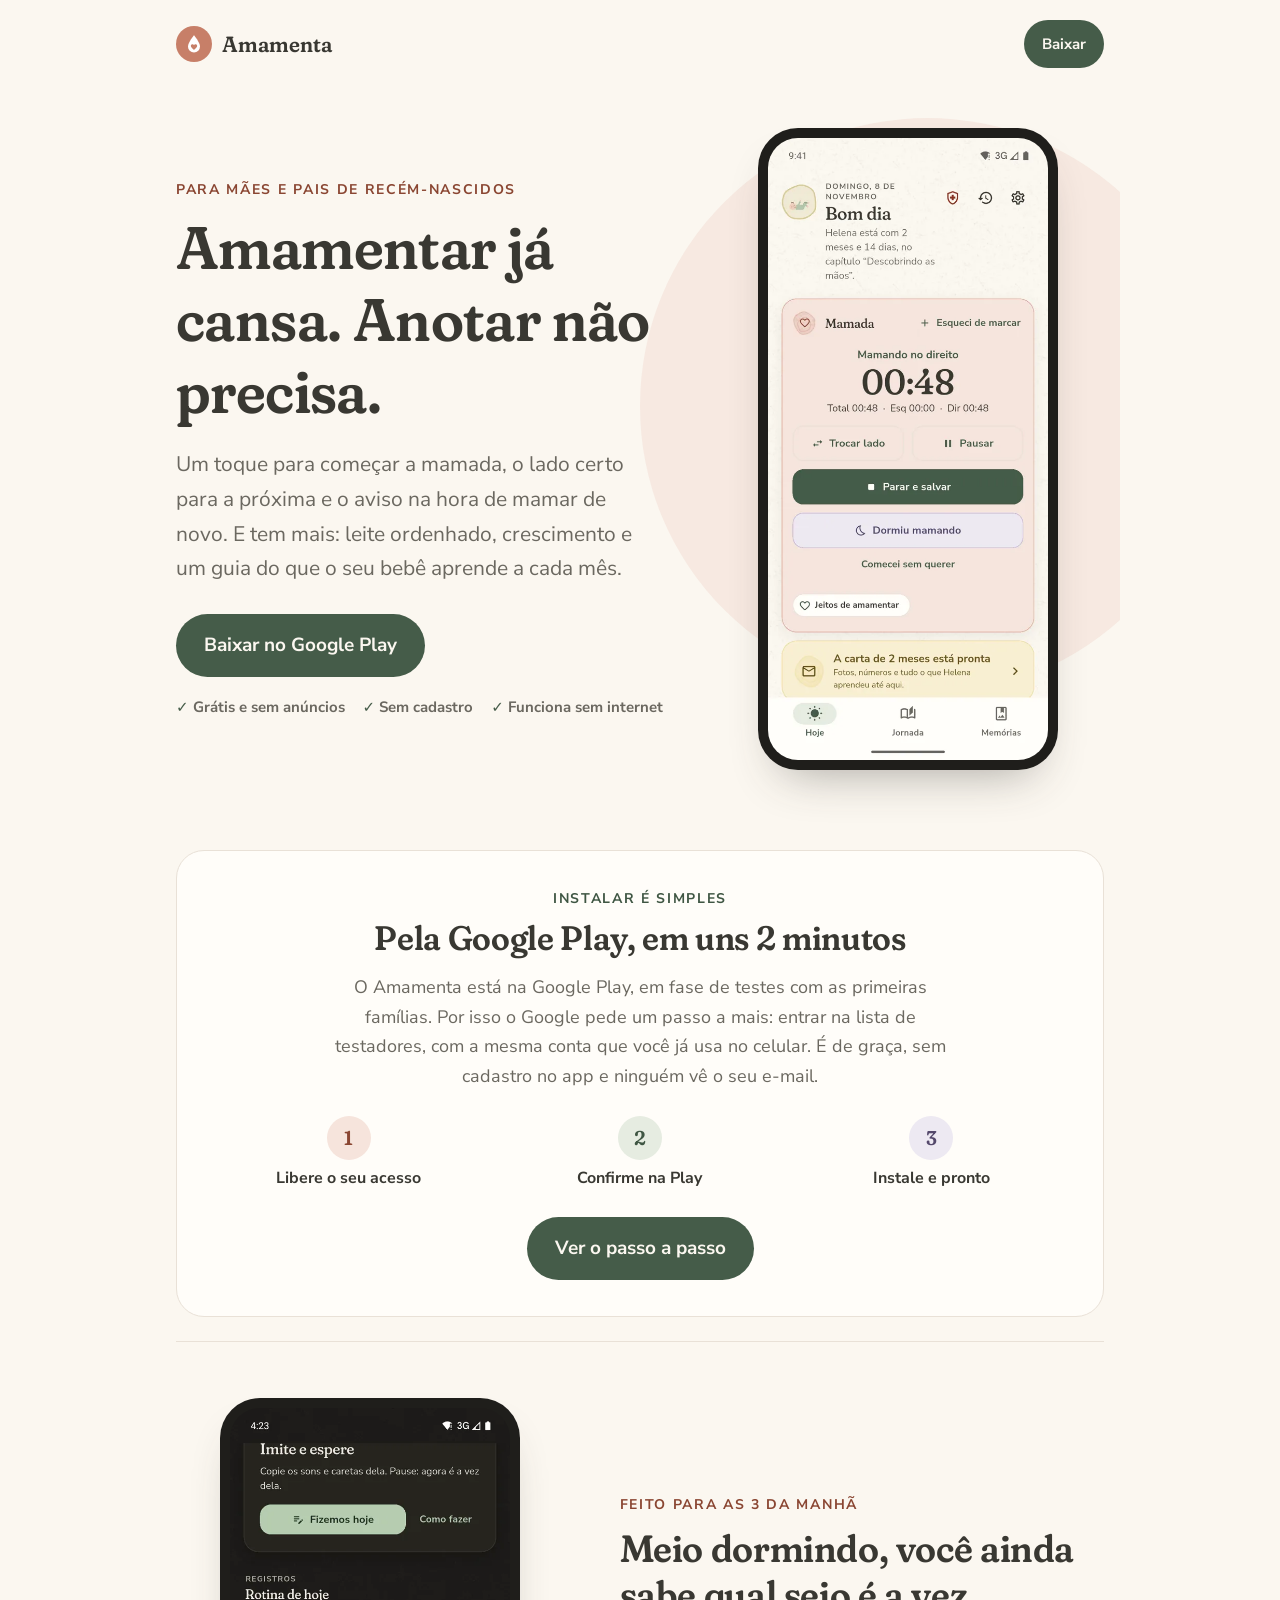
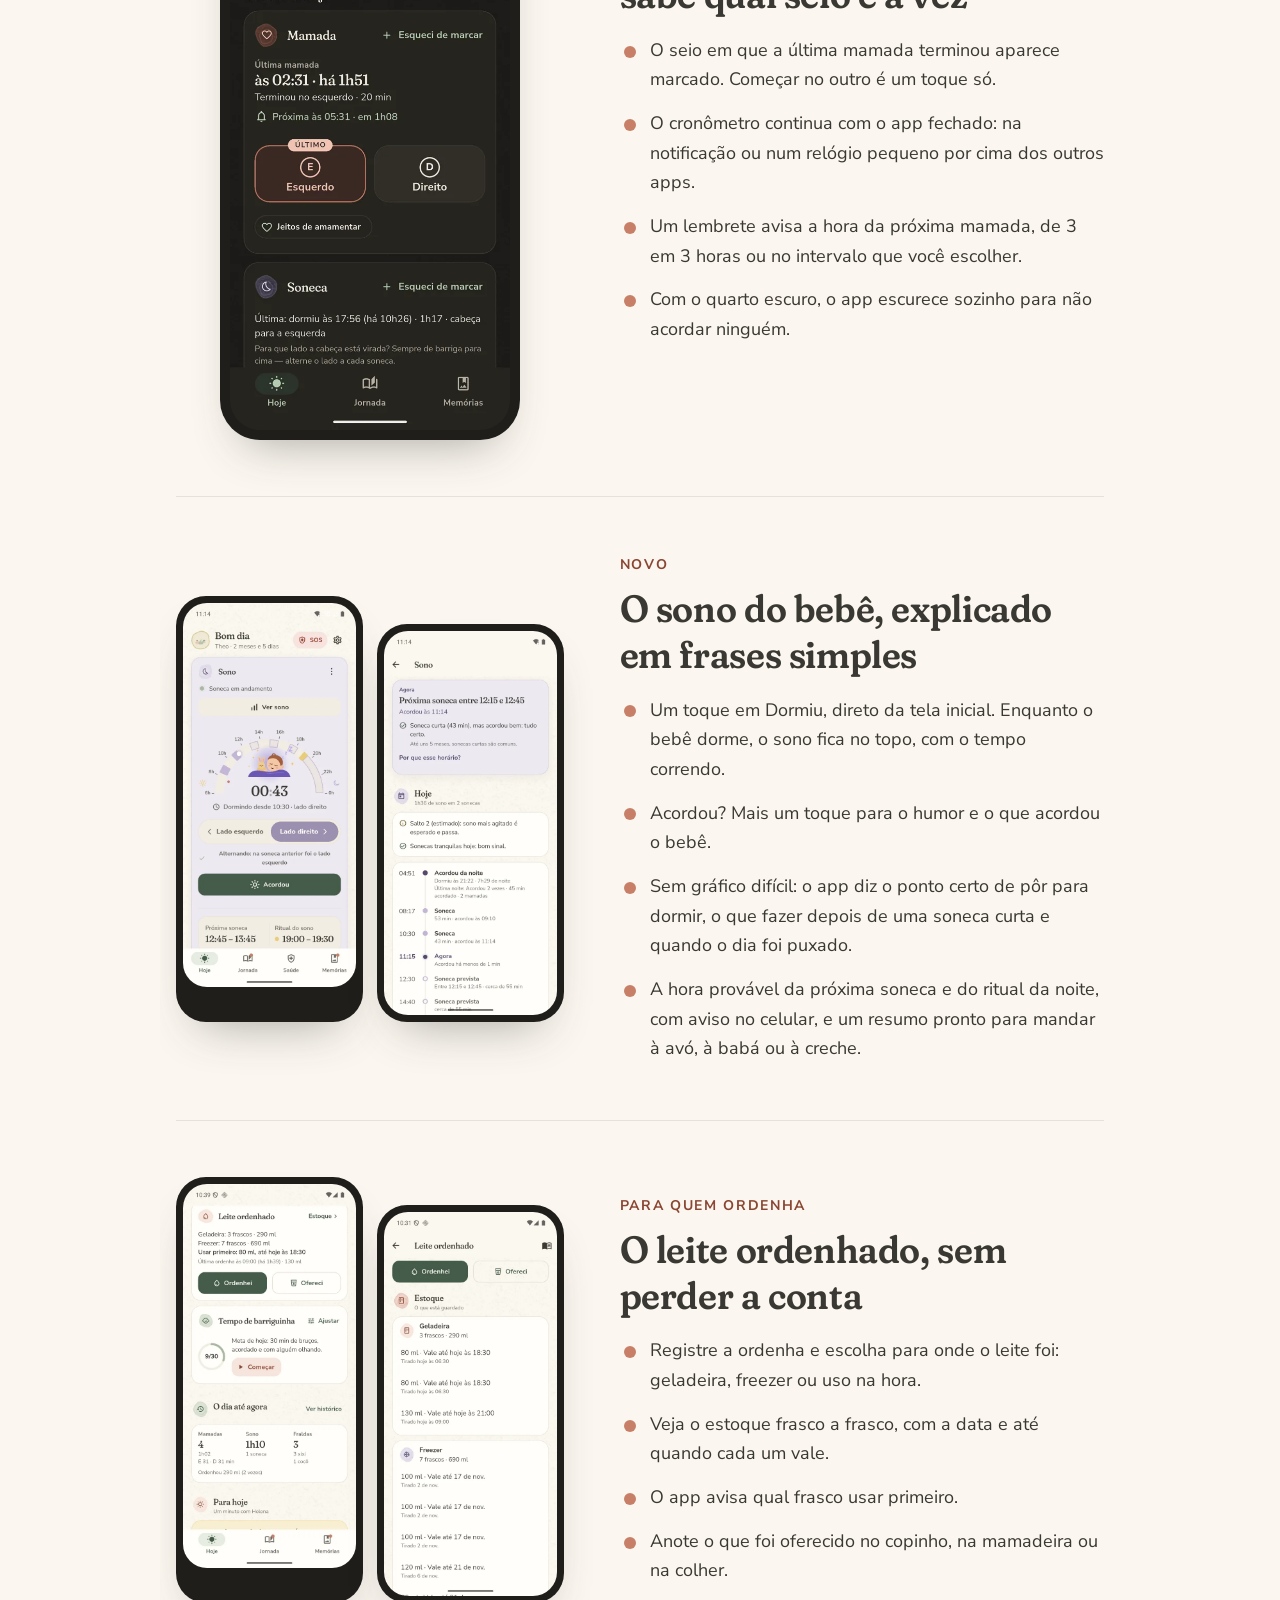
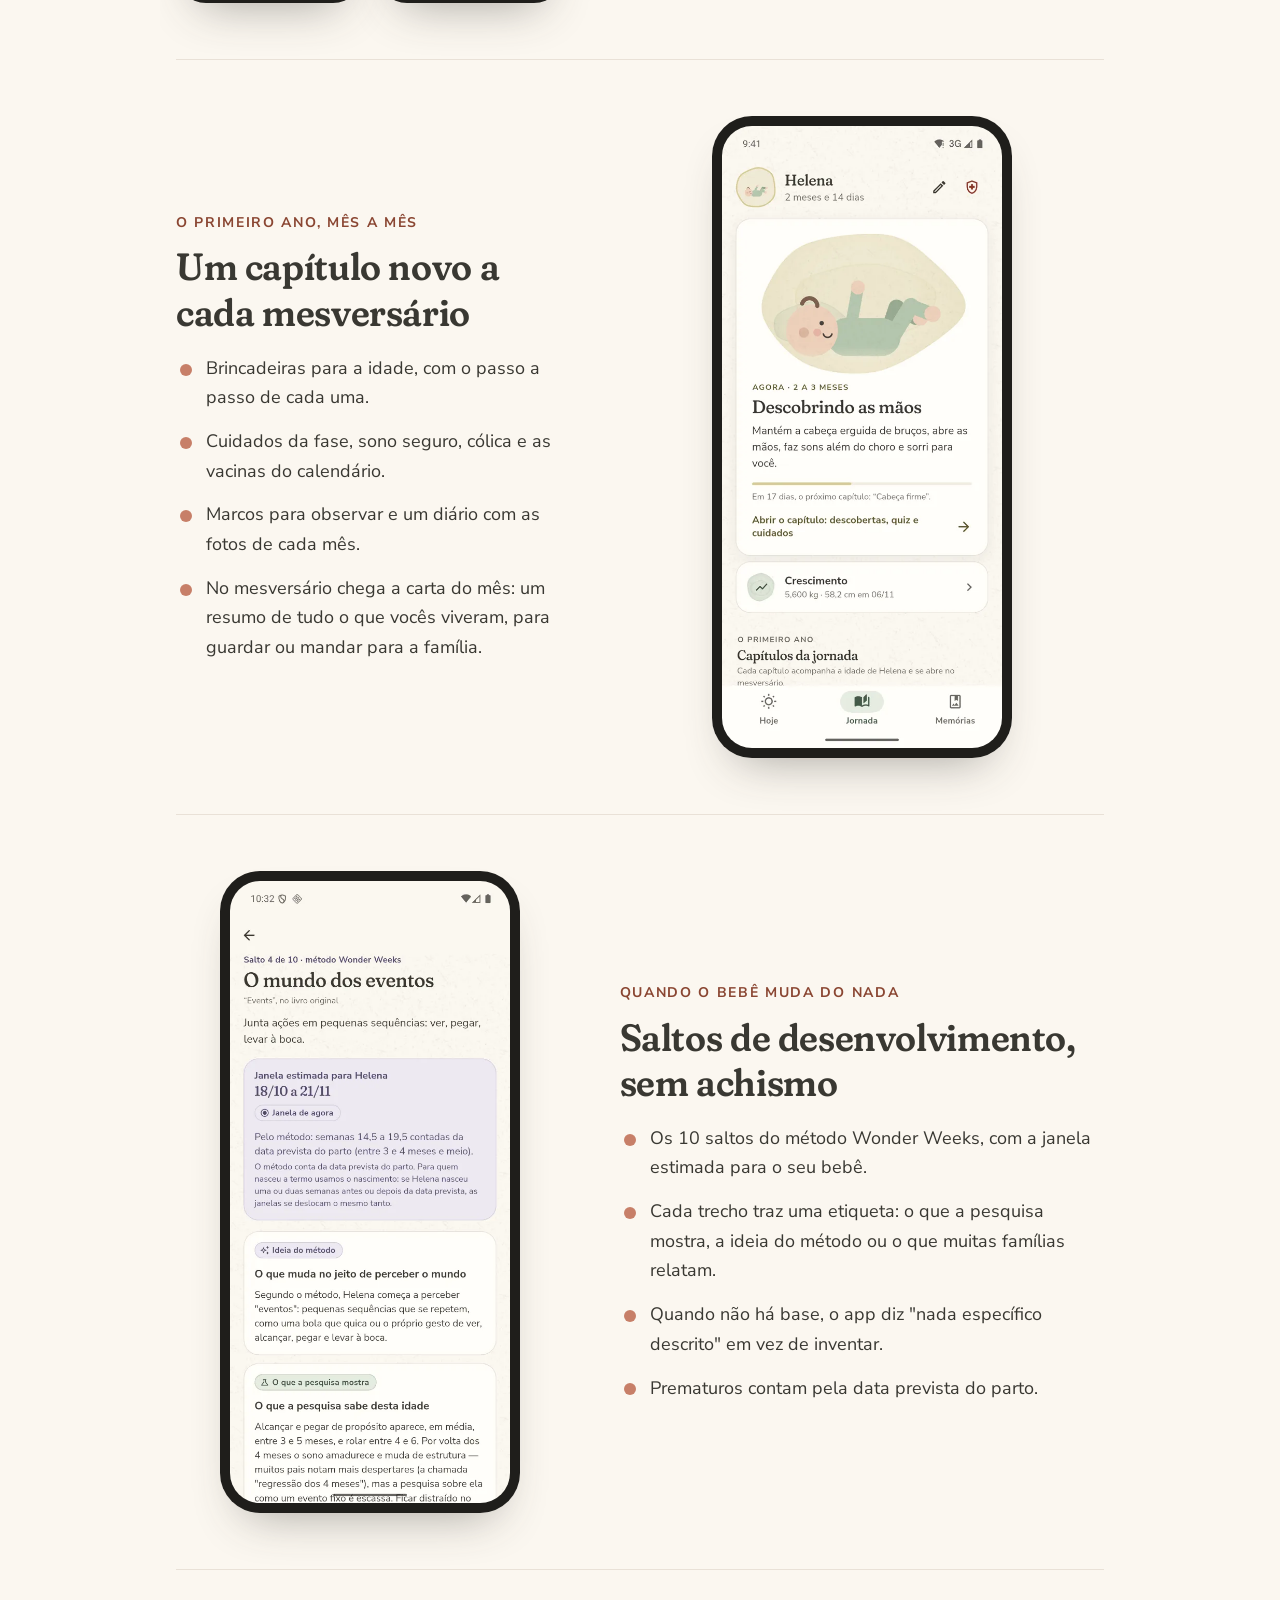
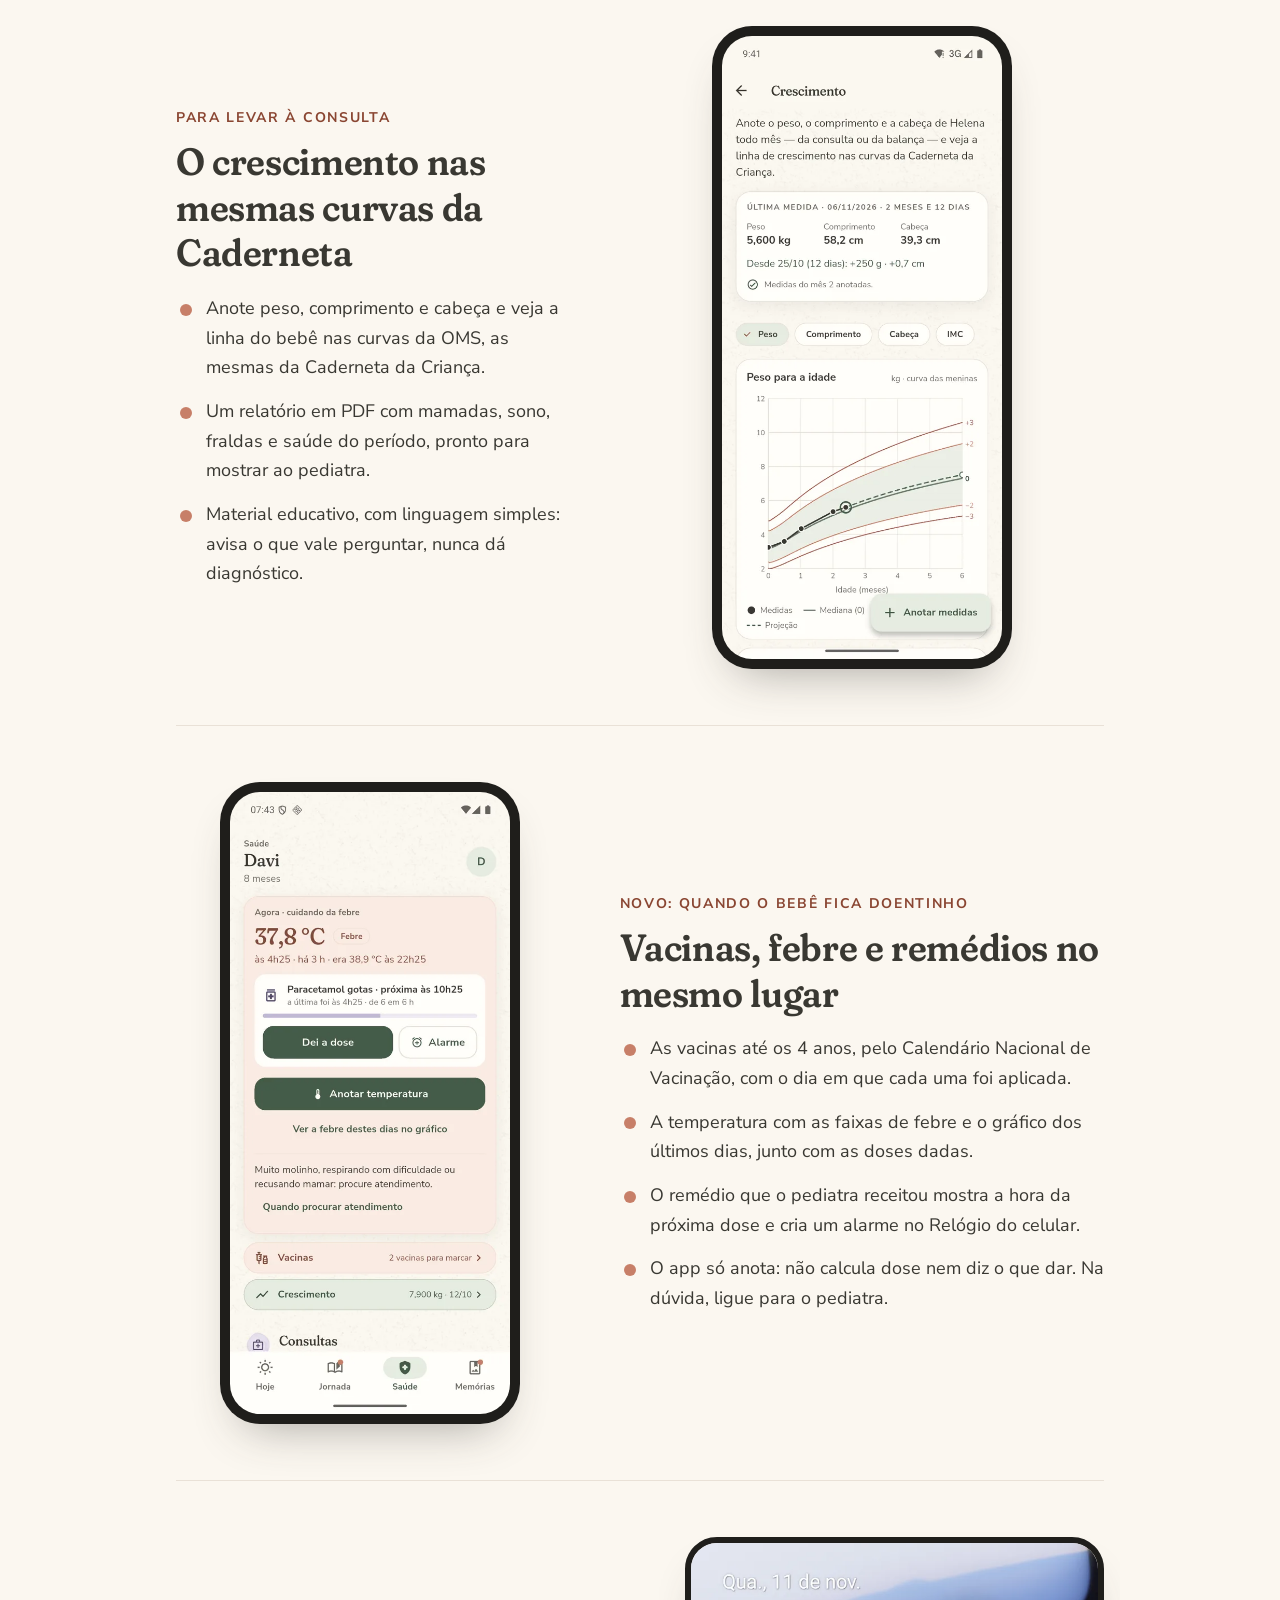
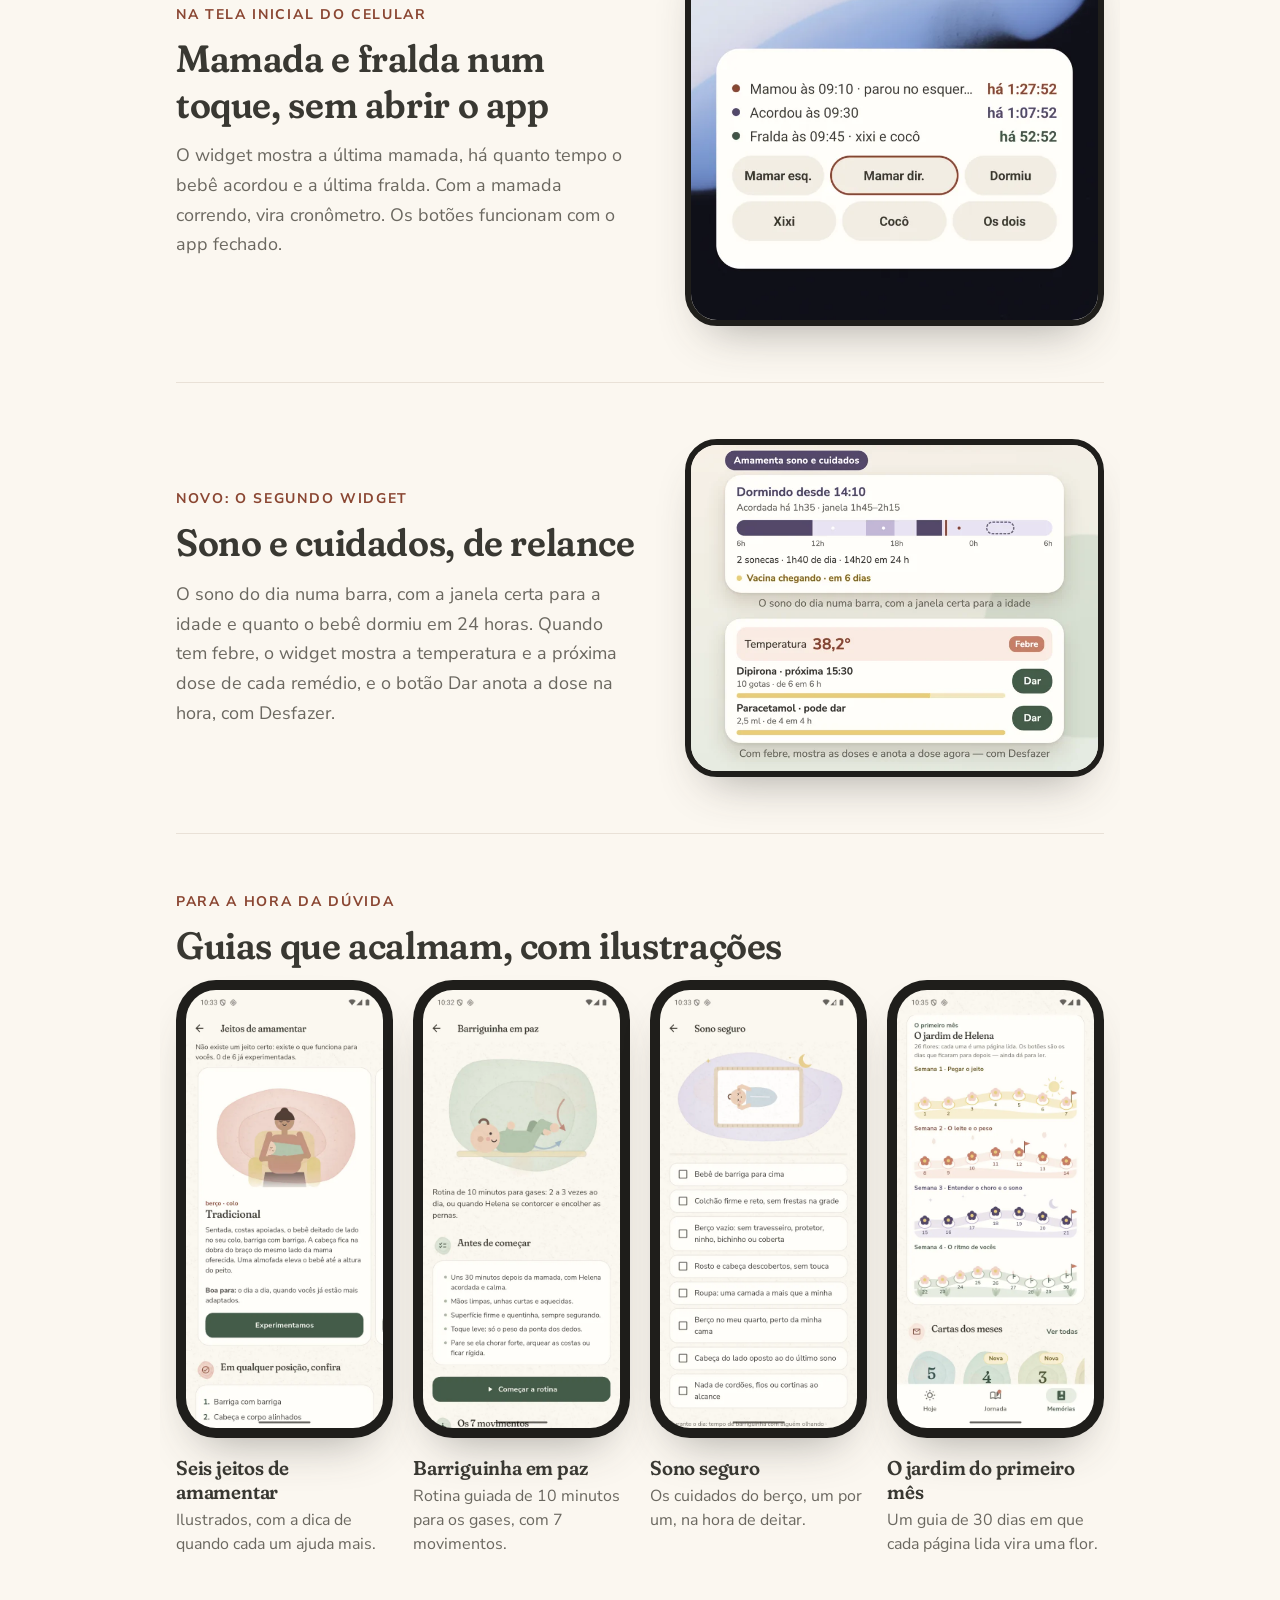
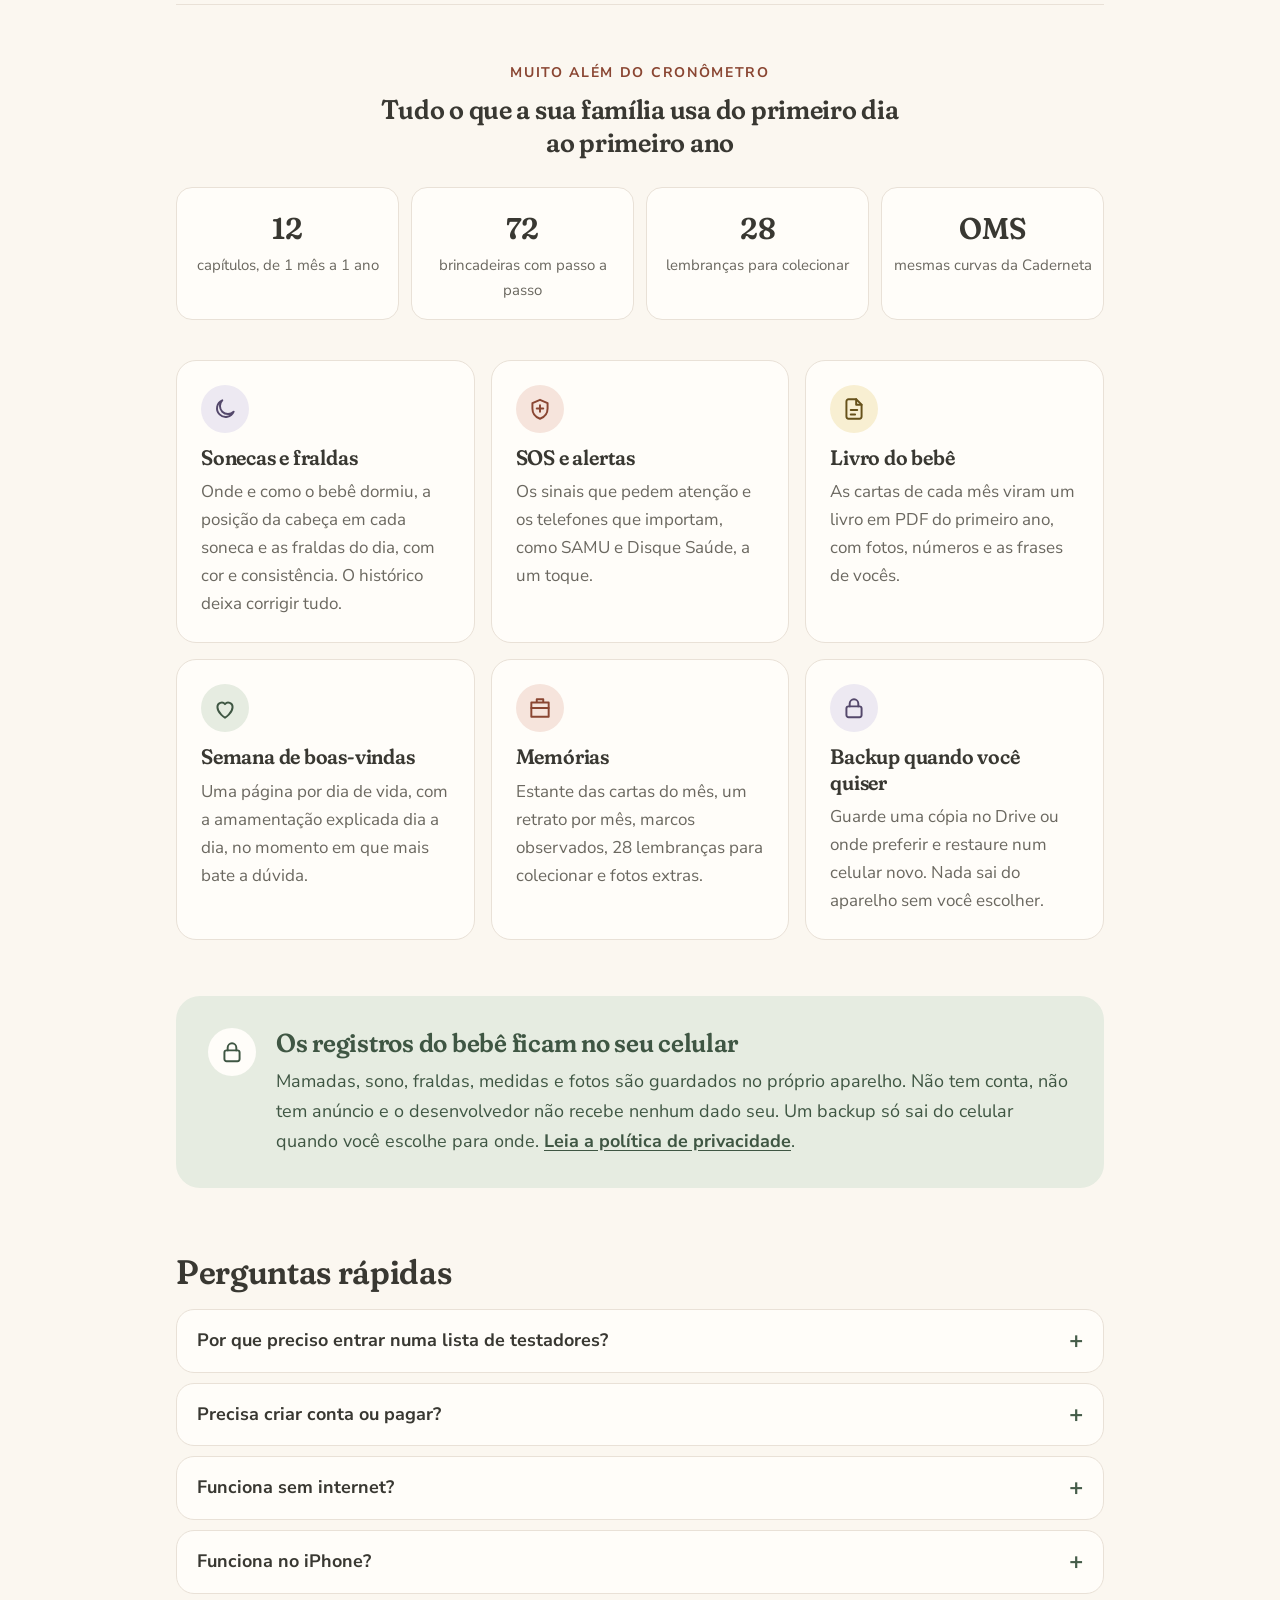
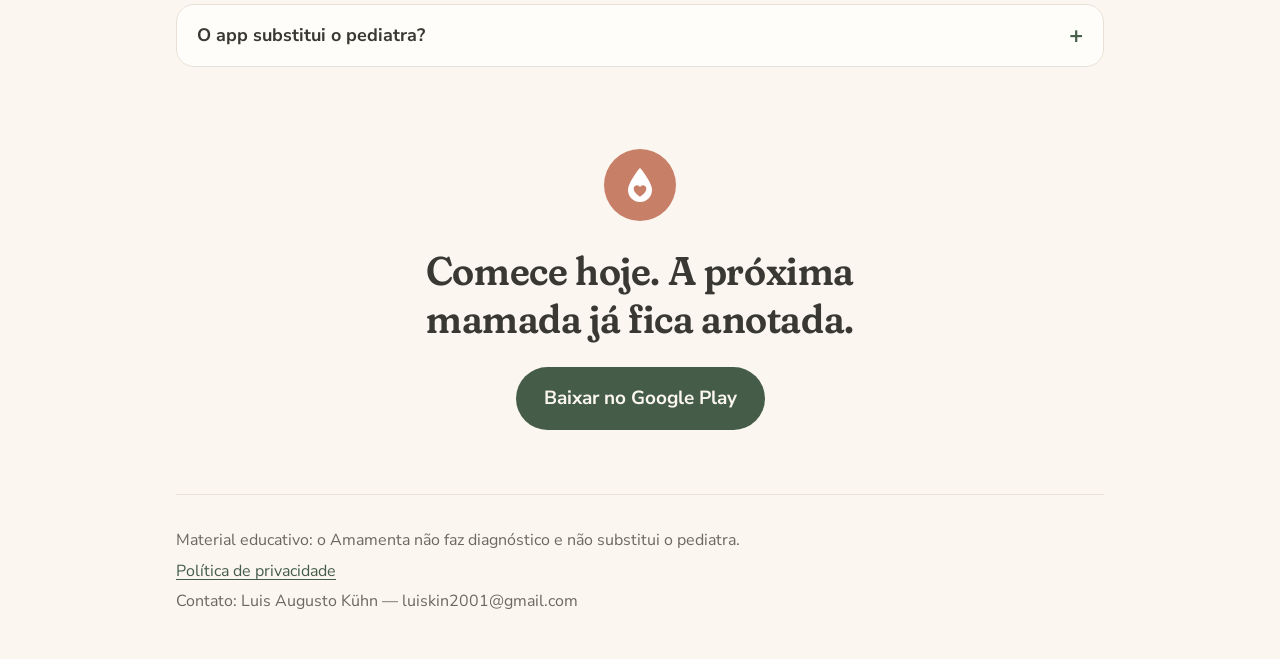
<file: site/index.html>
<!doctype html>
<html lang="pt-BR">
<head>
<meta charset="utf-8">
<meta name="viewport" content="width=device-width, initial-scale=1, viewport-fit=cover">
<title>Amamenta — amamentação, leite ordenhado e o primeiro ano do bebê</title>
<meta name="description" content="Cronômetro de amamentação, leite ordenhado e estoque, sonecas, fraldas, curvas da OMS, saltos de desenvolvimento e um guia do primeiro ano do bebê, mês a mês. Grátis, sem anúncios, para Android.">
<meta name="theme-color" content="#FBF7F0">
<meta property="og:title" content="Amamenta">
<meta property="og:description" content="Amamentação, leite ordenhado, crescimento, saltos de desenvolvimento e um guia do primeiro ano do bebê. Grátis e sem anúncios.">
<meta property="og:type" content="website">
<meta property="og:locale" content="pt_BR">
<meta property="og:image" content="telas/cronometro.webp">
<link rel="icon" href="icone.svg" type="image/svg+xml">
<link rel="stylesheet" href="estilo.css">
</head>
<body>
<div class="pagina">
  <header class="topo">
    <a class="marca" href="./"><img src="icone.svg" alt="">Amamenta</a>
    <nav><a class="selo selo-pequeno" href="baixar.html">Baixar</a></nav>
  </header>

  <main>
    <section class="abertura">
      <div>
        <p class="sobretitulo">Para mães e pais de recém-nascidos</p>
        <h1>Amamentar já cansa. Anotar não precisa.</h1>
        <p class="lead">Um toque para começar a mamada, o lado certo para a próxima e o aviso na hora de mamar de novo. E tem mais: leite ordenhado, crescimento e um guia do que o seu bebê aprende a cada mês.</p>
        <a class="selo selo-grande" href="baixar.html">Baixar no Google Play</a>
        <ul class="garantias">
          <li>Grátis e sem anúncios</li>
          <li>Sem cadastro</li>
          <li>Funciona sem internet</li>
        </ul>
      </div>
      <figure class="celular">
        <img src="telas/cronometro.webp" width="540" height="1200" alt="Tela do Amamenta com uma mamada em andamento no seio direito, com os botões trocar lado, pausar e parar e salvar">
      </figure>
    </section>

    <section class="confianca" aria-labelledby="confianca-titulo">
      <p class="sobretitulo">Instalar é simples</p>
      <h2 id="confianca-titulo">Pela Google Play, em uns 2 minutos</h2>
      <p>O Amamenta está na Google Play, em fase de testes com as primeiras famílias. Por isso o Google pede um passo a mais: entrar na lista de testadores, com a mesma conta que você já usa no celular. É de graça, sem cadastro no app e ninguém vê o seu e-mail.</p>
      <ol class="mini-passos">
        <li><span class="numero t-terracota" aria-hidden="true">1</span><span>Libere o seu acesso</span></li>
        <li><span class="numero t-salvia" aria-hidden="true">2</span><span>Confirme na Play</span></li>
        <li><span class="numero t-lavanda" aria-hidden="true">3</span><span>Instale e pronto</span></li>
      </ol>
      <a class="selo selo-grande" href="baixar.html">Ver o passo a passo</a>
    </section>

    <section class="destaque">
      <figure class="celular">
        <img src="telas/noite-mamada.webp" width="540" height="1200" loading="lazy" alt="O Amamenta no tema escuro, de madrugada, mostrando a última mamada, o seio marcado como último e a hora da próxima">
      </figure>
      <div>
        <p class="sobretitulo">Feito para as 3 da manhã</p>
        <h2>Meio dormindo, você ainda sabe qual seio é a vez</h2>
        <ul class="beneficios">
          <li>O seio em que a última mamada terminou aparece marcado. Começar no outro é um toque só.</li>
          <li>O cronômetro continua com o app fechado: na notificação ou num relógio pequeno por cima dos outros apps.</li>
          <li>Um lembrete avisa a hora da próxima mamada, de 3 em 3 horas ou no intervalo que você escolher.</li>
          <li>Com o quarto escuro, o app escurece sozinho para não acordar ninguém.</li>
        </ul>
      </div>
    </section>

    <section class="destaque invertido">
      <div class="duplo">
        <figure class="celular">
          <img src="telas/sono-dormindo.webp" width="540" height="1200" loading="lazy" alt="Bloco do Sono do Amamenta no topo da tela inicial, com o bebê dormindo há 43 minutos, o arco do dia com as sonecas e a hora da próxima">
        </figure>
        <figure class="celular">
          <img src="telas/sono-leituras.webp" width="540" height="1200" loading="lazy" alt="Tela Sono do Amamenta com a próxima soneca entre 12:15 e 12:45 e a frase: soneca curta, mas acordou bem, tudo certo">
        </figure>
      </div>
      <div>
        <p class="sobretitulo">Novo</p>
        <h2>O sono do bebê, explicado em frases simples</h2>
        <ul class="beneficios">
          <li>Um toque em Dormiu, direto da tela inicial. Enquanto o bebê dorme, o sono fica no topo, com o tempo correndo.</li>
          <li>Acordou? Mais um toque para o humor e o que acordou o bebê.</li>
          <li>Sem gráfico difícil: o app diz o ponto certo de pôr para dormir, o que fazer depois de uma soneca curta e quando o dia foi puxado.</li>
          <li>A hora provável da próxima soneca e do ritual da noite, com aviso no celular, e um resumo pronto para mandar à avó, à babá ou à creche.</li>
        </ul>
      </div>
    </section>

    <section class="destaque">
      <div class="duplo">
        <figure class="celular">
          <img src="telas/leite.webp" width="540" height="1200" loading="lazy" alt="Cartão Leite ordenhado do Amamenta com frascos na geladeira e no freezer e o aviso de qual usar primeiro">
        </figure>
        <figure class="celular">
          <img src="telas/estoque.webp" width="540" height="1200" loading="lazy" alt="Estoque de leite do Amamenta com cada frasco, a data da ordenha e até quando vale">
        </figure>
      </div>
      <div>
        <p class="sobretitulo">Para quem ordenha</p>
        <h2>O leite ordenhado, sem perder a conta</h2>
        <ul class="beneficios">
          <li>Registre a ordenha e escolha para onde o leite foi: geladeira, freezer ou uso na hora.</li>
          <li>Veja o estoque frasco a frasco, com a data e até quando cada um vale.</li>
          <li>O app avisa qual frasco usar primeiro.</li>
          <li>Anote o que foi oferecido no copinho, na mamadeira ou na colher.</li>
        </ul>
      </div>
    </section>

    <section class="destaque invertido">
      <figure class="celular">
        <img src="telas/jornada.webp" width="540" height="1200" loading="lazy" alt="Aba Jornada do Amamenta mostrando o capítulo Descobrindo as mãos, de 2 a 3 meses">
      </figure>
      <div>
        <p class="sobretitulo">O primeiro ano, mês a mês</p>
        <h2>Um capítulo novo a cada mesversário</h2>
        <ul class="beneficios">
          <li>Brincadeiras para a idade, com o passo a passo de cada uma.</li>
          <li>Cuidados da fase, sono seguro, cólica e as vacinas do calendário.</li>
          <li>Marcos para observar e um diário com as fotos de cada mês.</li>
          <li>No mesversário chega a carta do mês: um resumo de tudo o que vocês viveram, para guardar ou mandar para a família.</li>
        </ul>
      </div>
    </section>

    <section class="destaque">
      <figure class="celular">
        <img src="telas/saltos.webp" width="540" height="1200" loading="lazy" alt="Tela de um salto de desenvolvimento no Amamenta, com a janela estimada para o bebê e o que a pesquisa mostra">
      </figure>
      <div>
        <p class="sobretitulo">Quando o bebê muda do nada</p>
        <h2>Saltos de desenvolvimento, sem achismo</h2>
        <ul class="beneficios">
          <li>Os 10 saltos do método Wonder Weeks, com a janela estimada para o seu bebê.</li>
          <li>Cada trecho traz uma etiqueta: o que a pesquisa mostra, a ideia do método ou o que muitas famílias relatam.</li>
          <li>Quando não há base, o app diz "nada específico descrito" em vez de inventar.</li>
          <li>Prematuros contam pela data prevista do parto.</li>
        </ul>
      </div>
    </section>

    <section class="destaque invertido">
      <figure class="celular">
        <img src="telas/crescimento.webp" width="540" height="1200" loading="lazy" alt="Gráfico de peso para a idade do Amamenta com as medidas do bebê sobre as curvas da OMS">
      </figure>
      <div>
        <p class="sobretitulo">Para levar à consulta</p>
        <h2>O crescimento nas mesmas curvas da Caderneta</h2>
        <ul class="beneficios">
          <li>Anote peso, comprimento e cabeça e veja a linha do bebê nas curvas da OMS, as mesmas da Caderneta da Criança.</li>
          <li>Um relatório em PDF com mamadas, sono, fraldas e saúde do período, pronto para mostrar ao pediatra.</li>
          <li>Material educativo, com linguagem simples: avisa o que vale perguntar, nunca dá diagnóstico.</li>
        </ul>
      </div>
    </section>

    <section class="destaque">
      <figure class="celular">
        <img src="telas/saude.webp" width="540" height="1200" loading="lazy" alt="Aba Saúde do Amamenta com a febre do bebê, a hora da próxima dose do paracetamol e os botões Dei a dose e Alarme">
      </figure>
      <div>
        <p class="sobretitulo">Novo: quando o bebê fica doentinho</p>
        <h2>Vacinas, febre e remédios no mesmo lugar</h2>
        <ul class="beneficios">
          <li>As vacinas até os 4 anos, pelo Calendário Nacional de Vacinação, com o dia em que cada uma foi aplicada.</li>
          <li>A temperatura com as faixas de febre e o gráfico dos últimos dias, junto com as doses dadas.</li>
          <li>O remédio que o pediatra receitou mostra a hora da próxima dose e cria um alarme no Relógio do celular.</li>
          <li>O app só anota: não calcula dose nem diz o que dar. Na dúvida, ligue para o pediatra.</li>
        </ul>
      </div>
    </section>

    <section class="widget-secao">
      <div>
        <p class="sobretitulo">Na tela inicial do celular</p>
        <h2>Mamada e fralda num toque, sem abrir o app</h2>
        <p>O widget mostra a última mamada, há quanto tempo o bebê acordou e a última fralda. Com a mamada correndo, vira cronômetro. Os botões funcionam com o app fechado.</p>
      </div>
      <figure class="widget">
        <img src="telas/widget.webp" width="720" height="667" loading="lazy" alt="Widget do Amamenta na tela inicial com a última mamada, a última soneca, a última fralda e os botões Mamar esquerdo, Mamar direito, Dormiu, Xixi, Cocô e Os dois">
      </figure>
    </section>

    <section class="widget-secao">
      <div>
        <p class="sobretitulo">Novo: o segundo widget</p>
        <h2>Sono e cuidados, de relance</h2>
        <p>O sono do dia numa barra, com a janela certa para a idade e quanto o bebê dormiu em 24 horas. Quando tem febre, o widget mostra a temperatura e a próxima dose de cada remédio, e o botão Dar anota a dose na hora, com Desfazer.</p>
      </div>
      <figure class="widget">
        <img src="telas/widget-sono.webp" width="720" height="576" loading="lazy" alt="Widget Amamenta sono e cuidados com o bebê dormindo desde 14:10, a barra do sono do dia, a temperatura de 38,2 graus e as próximas doses de dipirona e paracetamol com o botão Dar">
      </figure>
    </section>

    <section class="galeria-secao" aria-labelledby="galeria-titulo">
      <p class="sobretitulo">Para a hora da dúvida</p>
      <h2 id="galeria-titulo">Guias que acalmam, com ilustrações</h2>
      <p class="galeria-dica">Deslize para ver mais</p>
      <ul class="galeria">
        <li>
          <figure class="celular"><img src="telas/jeitos.webp" width="540" height="1200" loading="lazy" alt="Guia Jeitos de amamentar do Amamenta, com a posição tradicional ilustrada"></figure>
          <h3>Seis jeitos de amamentar</h3>
          <p>Ilustrados, com a dica de quando cada um ajuda mais.</p>
        </li>
        <li>
          <figure class="celular"><img src="telas/barriguinha.webp" width="540" height="1200" loading="lazy" alt="Guia Barriguinha em paz do Amamenta, com a ilustração da massagem e a lista antes de começar"></figure>
          <h3>Barriguinha em paz</h3>
          <p>Rotina guiada de 10 minutos para os gases, com 7 movimentos.</p>
        </li>
        <li>
          <figure class="celular"><img src="telas/sono.webp" width="540" height="1200" loading="lazy" alt="Checklist de sono seguro do Amamenta com os cuidados do berço"></figure>
          <h3>Sono seguro</h3>
          <p>Os cuidados do berço, um por um, na hora de deitar.</p>
        </li>
        <li>
          <figure class="celular"><img src="telas/jardim.webp" width="540" height="1200" loading="lazy" alt="O jardim do primeiro mês no Amamenta, em que cada página lida do guia vira uma flor"></figure>
          <h3>O jardim do primeiro mês</h3>
          <p>Um guia de 30 dias em que cada página lida vira uma flor.</p>
        </li>
      </ul>
    </section>

    <section class="chamada-recursos">
      <p class="sobretitulo">Muito além do cronômetro</p>
      <h2>Tudo o que a sua família usa do primeiro dia ao primeiro ano</h2>
      <ul class="numeros">
        <li><strong>12</strong> capítulos, de 1 mês a 1 ano</li>
        <li><strong>72</strong> brincadeiras com passo a passo</li>
        <li><strong>28</strong> lembranças para colecionar</li>
        <li><strong>OMS</strong> mesmas curvas da Caderneta</li>
      </ul>
    </section>

    <section class="recursos" aria-label="Também no app">
      <article class="cartao">
        <div class="mancha t-lavanda"><svg viewBox="0 0 24 24" aria-hidden="true"><path d="M20 14.5A8 8 0 1 1 9.5 4a6.5 6.5 0 0 0 10.5 10.5z"/></svg></div>
        <h3>Sonecas e fraldas</h3>
        <p>Onde e como o bebê dormiu, a posição da cabeça em cada soneca e as fraldas do dia, com cor e consistência. O histórico deixa corrigir tudo.</p>
      </article>
      <article class="cartao">
        <div class="mancha t-terracota"><svg viewBox="0 0 24 24" aria-hidden="true"><path d="M12 3.5l7 3v5c0 4.5-3 8-7 9.5-4-1.5-7-5-7-9.5v-5z"/><path d="M12 8.5v6M9 11.5h6"/></svg></div>
        <h3>SOS e alertas</h3>
        <p>Os sinais que pedem atenção e os telefones que importam, como SAMU e Disque Saúde, a um toque.</p>
      </article>
      <article class="cartao">
        <div class="mancha t-manteiga"><svg viewBox="0 0 24 24" aria-hidden="true"><path d="M14 3H7a2 2 0 0 0-2 2v14a2 2 0 0 0 2 2h10a2 2 0 0 0 2-2V8z"/><path d="M14 3v5h5M9 13h6M9 17h4"/></svg></div>
        <h3>Livro do bebê</h3>
        <p>As cartas de cada mês viram um livro em PDF do primeiro ano, com fotos, números e as frases de vocês.</p>
      </article>
      <article class="cartao">
        <div class="mancha t-salvia"><svg viewBox="0 0 24 24" aria-hidden="true"><path d="M12 21s-7-4.4-7-10a4 4 0 0 1 7-2.6A4 4 0 0 1 19 11c0 5.6-7 10-7 10z"/></svg></div>
        <h3>Semana de boas-vindas</h3>
        <p>Uma página por dia de vida, com a amamentação explicada dia a dia, no momento em que mais bate a dúvida.</p>
      </article>
      <article class="cartao">
        <div class="mancha t-terracota"><svg viewBox="0 0 24 24" aria-hidden="true"><path d="M4 7h16v13H4zM9 7V4h6v3"/><path d="M4 12h16"/></svg></div>
        <h3>Memórias</h3>
        <p>Estante das cartas do mês, um retrato por mês, marcos observados, 28 lembranças para colecionar e fotos extras.</p>
      </article>
      <article class="cartao">
        <div class="mancha t-lavanda"><svg viewBox="0 0 24 24" aria-hidden="true"><rect x="5" y="10.5" width="14" height="10" rx="2"/><path d="M8 10.5V8a4 4 0 0 1 8 0v2.5"/></svg></div>
        <h3>Backup quando você quiser</h3>
        <p>Guarde uma cópia no Drive ou onde preferir e restaure num celular novo. Nada sai do aparelho sem você escolher.</p>
      </article>
    </section>

    <section class="faixa">
      <div class="mancha t-salvia" style="background: var(--superficie)"><svg viewBox="0 0 24 24" aria-hidden="true"><rect x="5" y="10.5" width="14" height="10" rx="2"/><path d="M8 10.5V8a4 4 0 0 1 8 0v2.5"/></svg></div>
      <div>
        <h2>Os registros do bebê ficam no seu celular</h2>
        <p>Mamadas, sono, fraldas, medidas e fotos são guardados no próprio aparelho. Não tem conta, não tem anúncio e o desenvolvedor não recebe nenhum dado seu. Um backup só sai do celular quando você escolhe para onde. <a href="privacidade.html">Leia a política de privacidade</a>.</p>
      </div>
    </section>

    <section class="perguntas" aria-labelledby="perguntas-titulo">
      <h2 id="perguntas-titulo">Perguntas rápidas</h2>
      <details>
        <summary>Por que preciso entrar numa lista de testadores?</summary>
        <p>O Amamenta está em fase de testes na Google Play. Até abrir para todo mundo, o Google só libera a instalação para quem está na lista. É só um clique com a sua conta Google, e ninguém vê o seu e-mail. As atualizações chegam sozinhas pela Play Store.</p>
      </details>
      <details>
        <summary>Precisa criar conta ou pagar?</summary>
        <p>Não. O app é grátis, não pede cadastro e não tem anúncios. Quem quiser pode apoiar o projeto com um Pix, mas isso não libera nada: o app é o mesmo para todo mundo.</p>
      </details>
      <details>
        <summary>Funciona sem internet?</summary>
        <p>Sim. Tudo é guardado no seu celular, então o cronômetro, os registros e os guias funcionam a qualquer hora.</p>
      </details>
      <details>
        <summary>Funciona no iPhone?</summary>
        <p>Por enquanto, só no Android.</p>
      </details>
      <details>
        <summary>O app substitui o pediatra?</summary>
        <p>Não. É material educativo, em linguagem simples: avisa o que vale perguntar e quais sinais pedem atenção, mas nunca dá diagnóstico.</p>
      </details>
    </section>

    <section class="chamada-final">
      <img src="icone.svg" alt="" width="72" height="72">
      <h2>Comece hoje. A próxima mamada já fica anotada.</h2>
      <a class="selo selo-grande" href="baixar.html">Baixar no Google Play</a>
    </section>
  </main>

  <footer class="rodape">
    <p>Material educativo: o Amamenta não faz diagnóstico e não substitui o pediatra.</p>
    <p><a href="privacidade.html">Política de privacidade</a></p>
    <p>Contato: Luis Augusto Kühn — luiskin2001@gmail.com</p>
  </footer>
</div>

<div class="barra-baixar" id="barra-baixar" hidden>
  <a class="selo selo-grande" href="baixar.html">Baixar no Google Play</a>
</div>
<script>
(function () {
  var barra = document.getElementById('barra-baixar');
  if (!barra || !('IntersectionObserver' in window)) return;
  var abertura = document.querySelector('.abertura');
  var final = document.querySelector('.chamada-final');
  var verAbertura = true, verFinal = false;
  function atualiza() { barra.hidden = verAbertura || verFinal; }
  new IntersectionObserver(function (e) { verAbertura = e[0].isIntersecting; atualiza(); }).observe(abertura);
  new IntersectionObserver(function (e) { verFinal = e[0].isIntersecting; atualiza(); }).observe(final);
})();
</script>
</body>
</html>
</file>
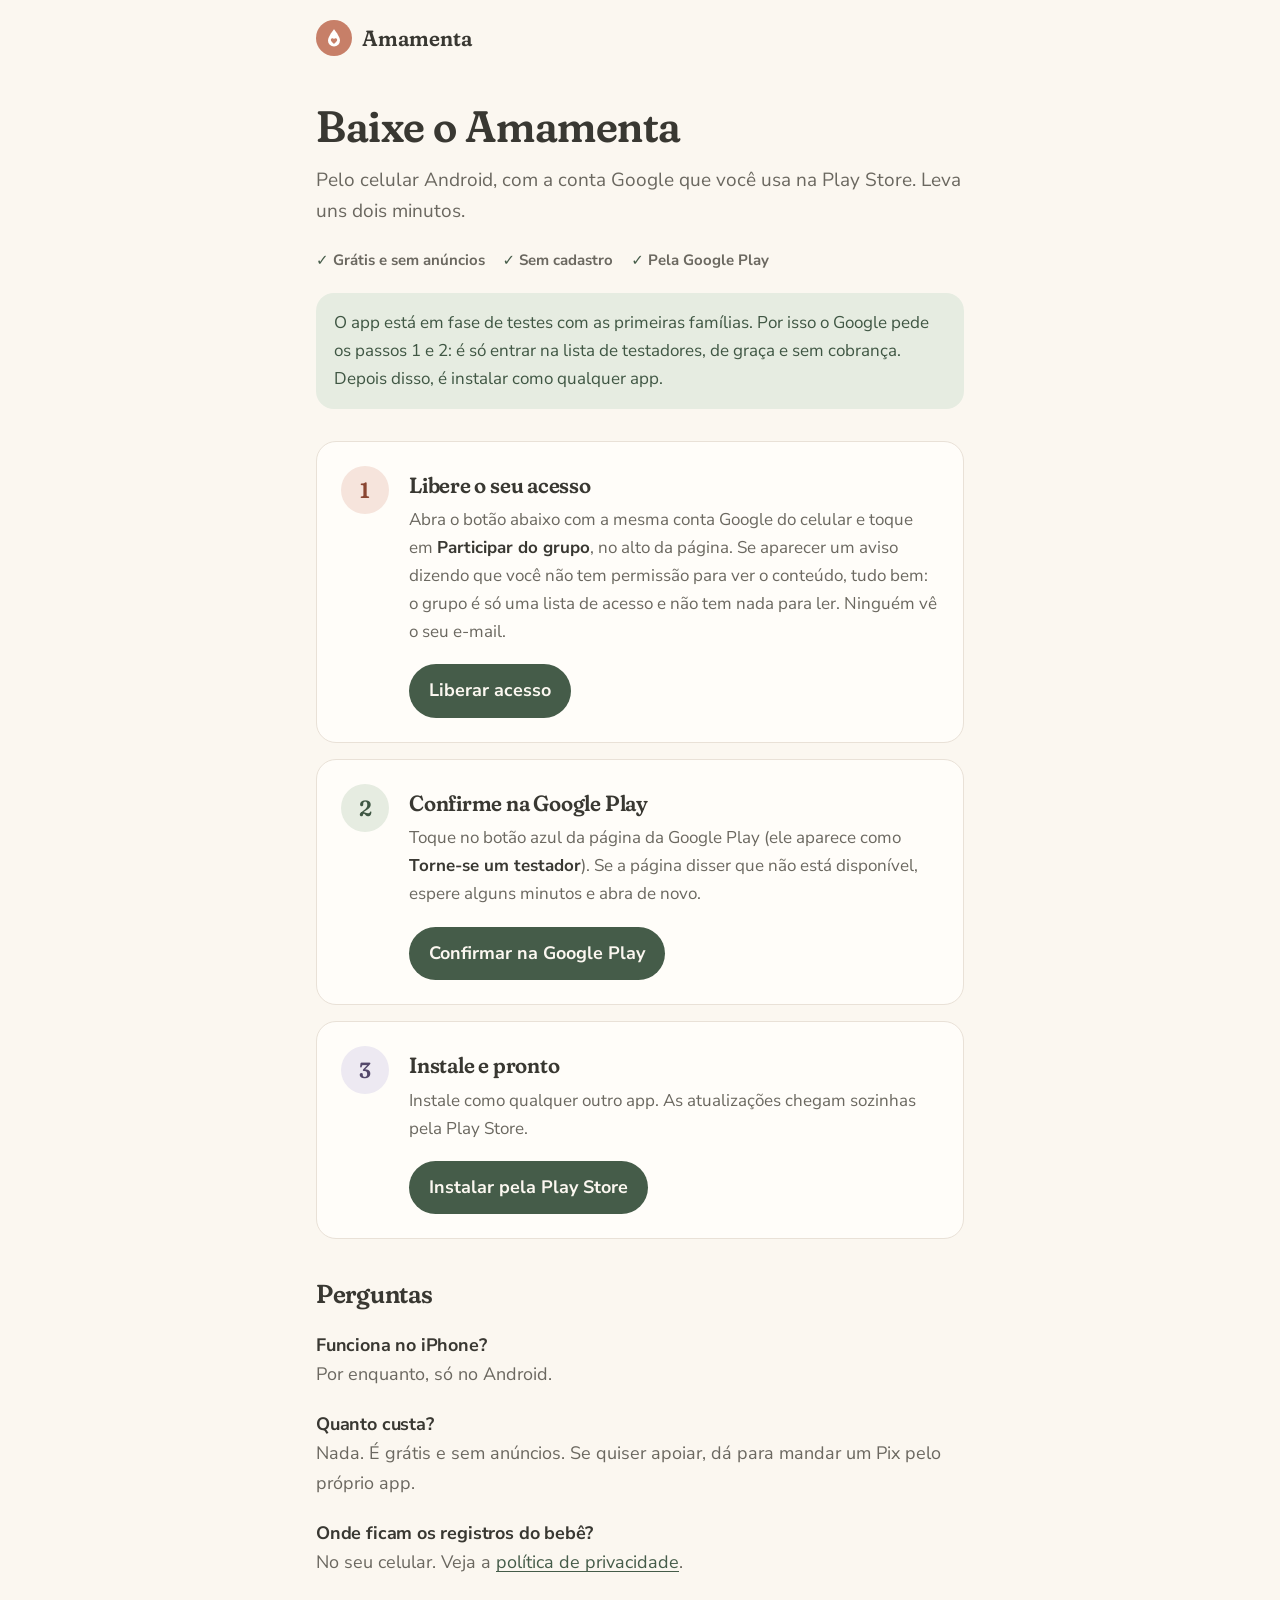
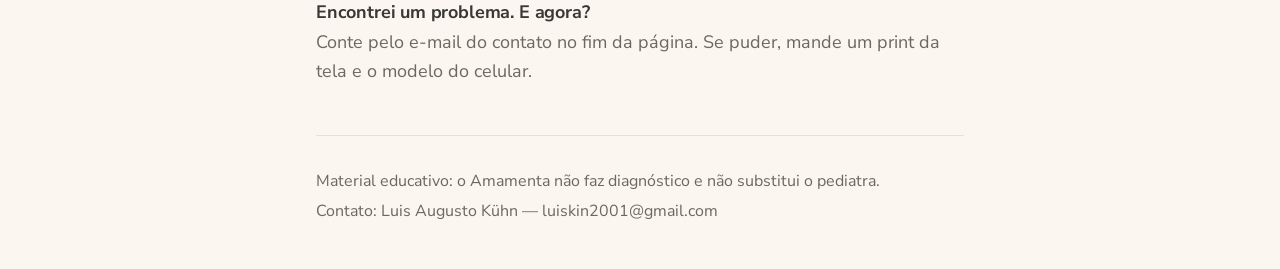
<file: site/baixar.html>
<!doctype html>
<html lang="pt-BR">
<head>
<meta charset="utf-8">
<meta name="viewport" content="width=device-width, initial-scale=1">
<title>Baixar o Amamenta</title>
<meta name="description" content="Instale o Amamenta no seu Android pela Google Play em três passos.">
<meta property="og:title" content="Baixar o Amamenta">
<meta property="og:description" content="O app da amamentação e do primeiro ano do bebê. Grátis e sem anúncios.">
<meta property="og:type" content="website">
<meta property="og:locale" content="pt_BR">
<link rel="icon" href="icone.svg" type="image/svg+xml">
<link rel="stylesheet" href="estilo.css">
</head>
<body>
<div class="pagina estreita">
  <header class="topo">
    <a class="marca" href="./"><img src="icone.svg" alt="">Amamenta</a>
  </header>

  <main>
    <section class="convite">
      <h1>Baixe o Amamenta</h1>
      <p>Pelo celular Android, com a conta Google que você usa na Play Store. Leva uns dois minutos.</p>
      <ul class="garantias garantias-baixar">
        <li>Grátis e sem anúncios</li>
        <li>Sem cadastro</li>
        <li>Pela Google Play</li>
      </ul>
      <p class="aviso-teste">O app está em fase de testes com as primeiras famílias. Por isso o Google pede os passos 1 e 2: é só entrar na lista de testadores, de graça e sem cobrança. Depois disso, é instalar como qualquer app.</p>
    </section>

    <!-- Enquanto o app estiver em teste fechado, a Play só deixa instalar quem
         está no Grupo do Google (passo 1) e aceitou o convite (passo 2).
         Quando sair para todos, esta página vira só o passo 3.
         GRUPO: o endereço do Grupo do Google (groups.google.com).
         Os links da Play usam o ID do app; test/site_test.dart confere. -->
    <ol class="passos">
      <li class="cartao">
        <span class="numero t-terracota" aria-hidden="true">1</span>
        <div>
          <h2>Libere o seu acesso</h2>
          <p>Abra o botão abaixo com a mesma conta Google do celular e toque em <strong>Participar do grupo</strong>, no alto da página. Se aparecer um aviso dizendo que você não tem permissão para ver o conteúdo, tudo bem: o grupo é só uma lista de acesso e não tem nada para ler. Ninguém vê o seu e-mail.</p>
          <a class="selo" href="https://groups.google.com/g/amamentaapp" target="_blank" rel="noopener">Liberar acesso</a>
        </div>
      </li>
      <li class="cartao">
        <span class="numero t-salvia" aria-hidden="true">2</span>
        <div>
          <h2>Confirme na Google Play</h2>
          <p>Toque no botão azul da página da Google Play (ele aparece como <strong>Torne-se um testador</strong>). Se a página disser que não está disponível, espere alguns minutos e abra de novo.</p>
          <a class="selo" href="https://play.google.com/apps/testing/com.amamenta.amamenta" target="_blank" rel="noopener">Confirmar na Google Play</a>
        </div>
      </li>
      <li class="cartao">
        <span class="numero t-lavanda" aria-hidden="true">3</span>
        <div>
          <h2>Instale e pronto</h2>
          <p>Instale como qualquer outro app. As atualizações chegam sozinhas pela Play Store.</p>
          <a class="selo" href="https://play.google.com/store/apps/details?id=com.amamenta.amamenta" target="_blank" rel="noopener">Instalar pela Play Store</a>
        </div>
      </li>
    </ol>

    <section class="duvidas">
      <h2>Perguntas</h2>
      <h3>Funciona no iPhone?</h3>
      <p>Por enquanto, só no Android.</p>
      <h3>Quanto custa?</h3>
      <p>Nada. É grátis e sem anúncios. Se quiser apoiar, dá para mandar um Pix pelo próprio app.</p>
      <h3>Onde ficam os registros do bebê?</h3>
      <p>No seu celular. Veja a <a href="privacidade.html">política de privacidade</a>.</p>
      <h3>Encontrei um problema. E agora?</h3>
      <p>Conte pelo e-mail do contato no fim da página. Se puder, mande um print da tela e o modelo do celular.</p>
    </section>
  </main>

  <footer class="rodape">
    <p>Material educativo: o Amamenta não faz diagnóstico e não substitui o pediatra.</p>
    <p>Contato: Luis Augusto Kühn — luiskin2001@gmail.com</p>
  </footer>
</div>
</body>
</html>
</file>
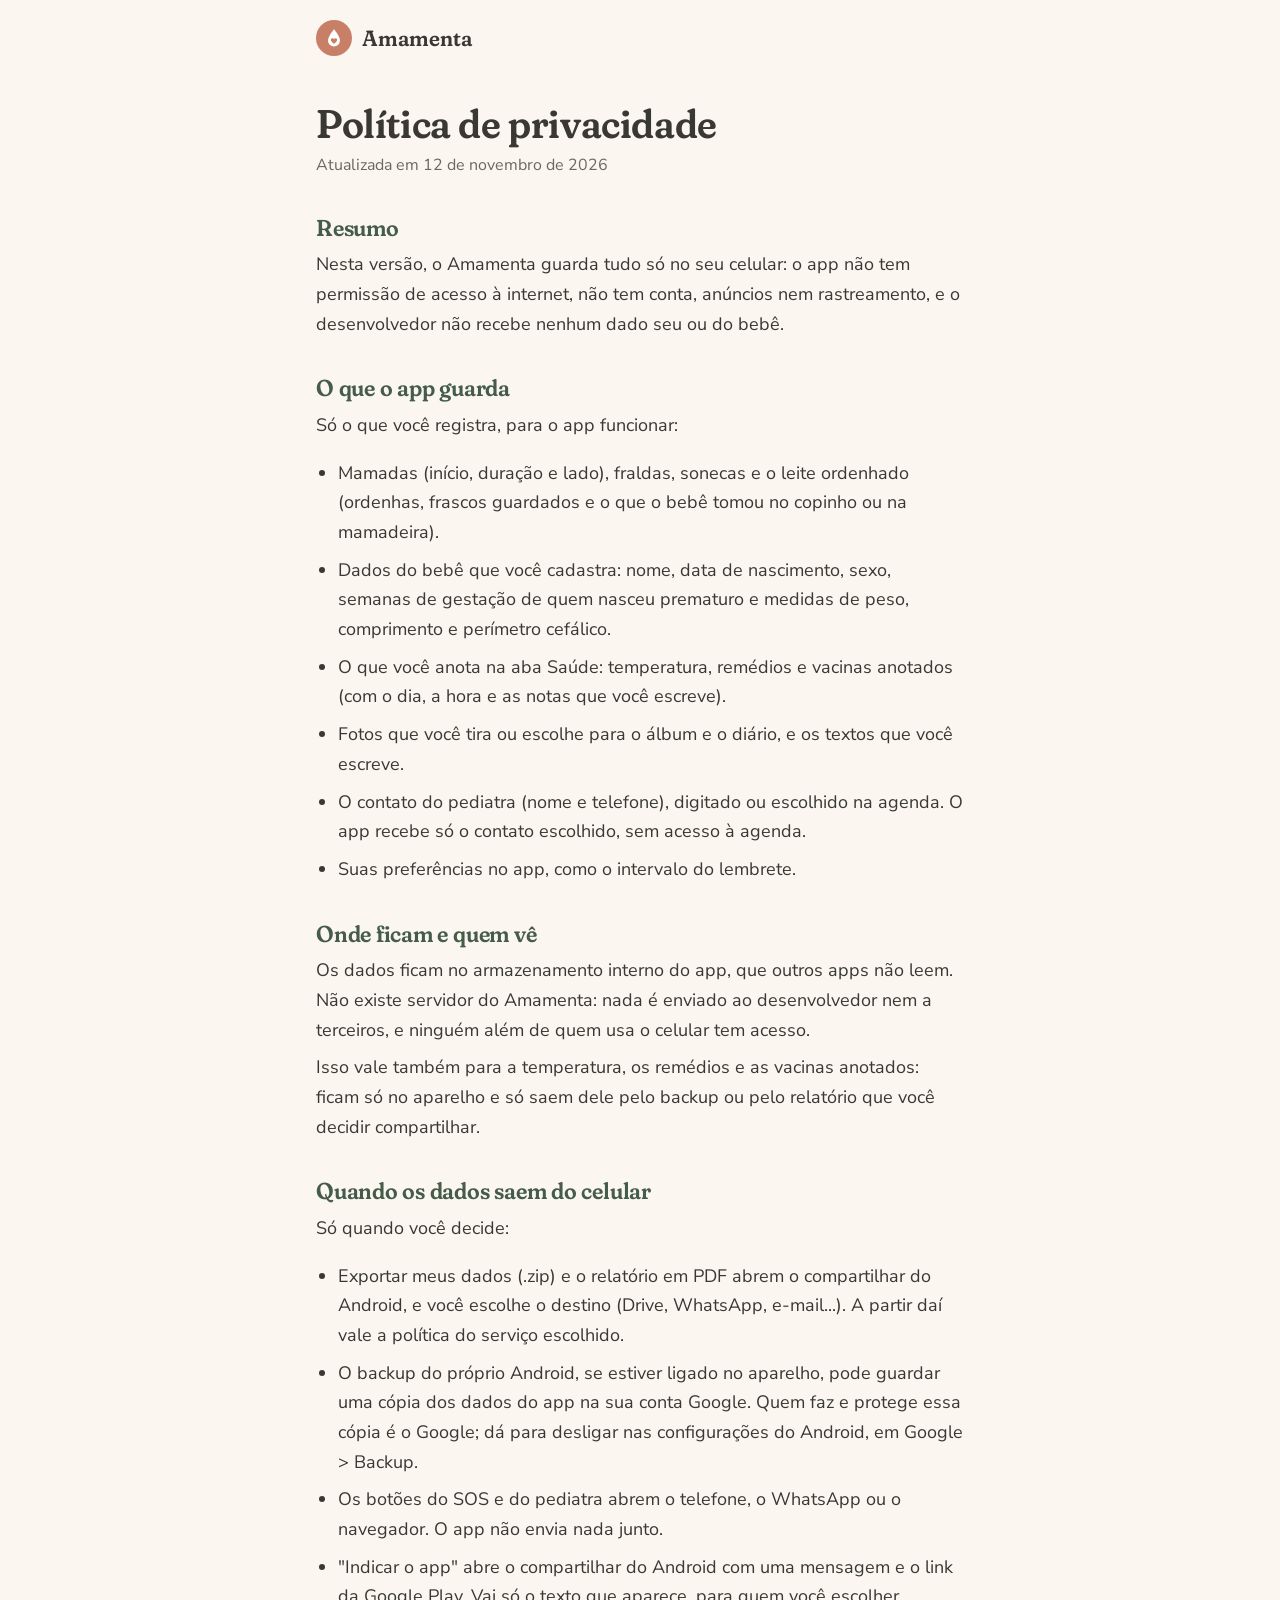
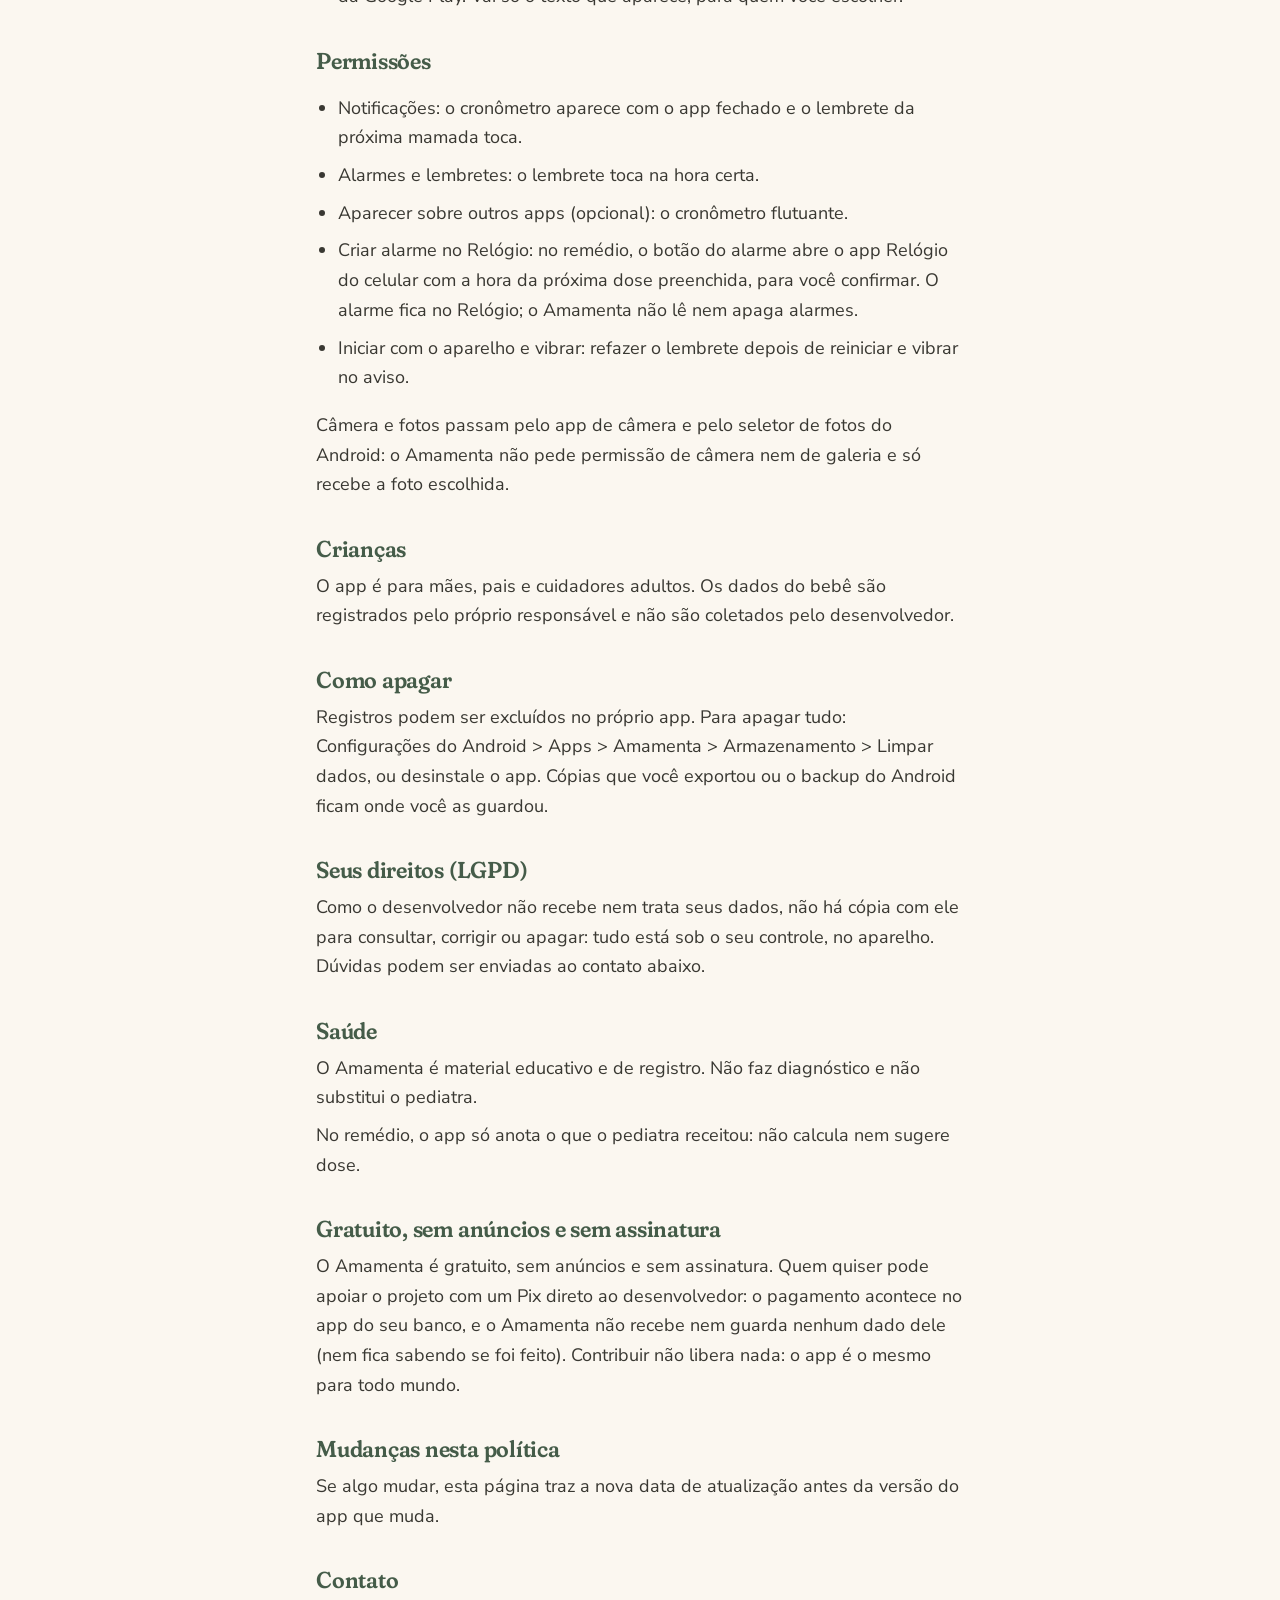
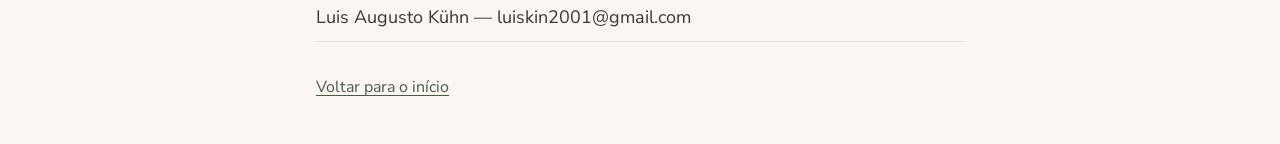
<file: site/privacidade.html>
<!doctype html>
<html lang="pt-BR">
<head>
<meta charset="utf-8">
<meta name="viewport" content="width=device-width, initial-scale=1">
<title>Política de privacidade — Amamenta</title>
<meta name="description" content="Como o app Amamenta trata os seus dados e os do bebê.">
<!-- Gerado por test/privacidade_test.dart a partir de lib/telas/privacidade.dart. Não editar à mão. -->
<link rel="icon" href="icone.svg" type="image/svg+xml">
<link rel="stylesheet" href="estilo.css">
</head>
<body>
<div class="pagina estreita">
<header class="topo">
  <a class="marca" href="./"><img src="icone.svg" alt="">Amamenta</a>
</header>
<main class="politica">
<h1>Política de privacidade</h1>
<p class="data">Atualizada em 12 de novembro de 2026</p>
<h2>Resumo</h2>
<p>Nesta versão, o Amamenta guarda tudo só no seu celular: o app não tem permissão de acesso à internet, não tem conta, anúncios nem rastreamento, e o desenvolvedor não recebe nenhum dado seu ou do bebê.</p>
<h2>O que o app guarda</h2>
<p>Só o que você registra, para o app funcionar:</p>
<ul>
  <li>Mamadas (início, duração e lado), fraldas, sonecas e o leite ordenhado (ordenhas, frascos guardados e o que o bebê tomou no copinho ou na mamadeira).</li>
  <li>Dados do bebê que você cadastra: nome, data de nascimento, sexo, semanas de gestação de quem nasceu prematuro e medidas de peso, comprimento e perímetro cefálico.</li>
  <li>O que você anota na aba Saúde: temperatura, remédios e vacinas anotados (com o dia, a hora e as notas que você escreve).</li>
  <li>Fotos que você tira ou escolhe para o álbum e o diário, e os textos que você escreve.</li>
  <li>O contato do pediatra (nome e telefone), digitado ou escolhido na agenda. O app recebe só o contato escolhido, sem acesso à agenda.</li>
  <li>Suas preferências no app, como o intervalo do lembrete.</li>
</ul>
<h2>Onde ficam e quem vê</h2>
<p>Os dados ficam no armazenamento interno do app, que outros apps não leem. Não existe servidor do Amamenta: nada é enviado ao desenvolvedor nem a terceiros, e ninguém além de quem usa o celular tem acesso.</p>
<p>Isso vale também para a temperatura, os remédios e as vacinas anotados: ficam só no aparelho e só saem dele pelo backup ou pelo relatório que você decidir compartilhar.</p>
<h2>Quando os dados saem do celular</h2>
<p>Só quando você decide:</p>
<ul>
  <li>Exportar meus dados (.zip) e o relatório em PDF abrem o compartilhar do Android, e você escolhe o destino (Drive, WhatsApp, e-mail...). A partir daí vale a política do serviço escolhido.</li>
  <li>O backup do próprio Android, se estiver ligado no aparelho, pode guardar uma cópia dos dados do app na sua conta Google. Quem faz e protege essa cópia é o Google; dá para desligar nas configurações do Android, em Google &gt; Backup.</li>
  <li>Os botões do SOS e do pediatra abrem o telefone, o WhatsApp ou o navegador. O app não envia nada junto.</li>
  <li>"Indicar o app" abre o compartilhar do Android com uma mensagem e o link da Google Play. Vai só o texto que aparece, para quem você escolher.</li>
</ul>
<h2>Permissões</h2>
<ul>
  <li>Notificações: o cronômetro aparece com o app fechado e o lembrete da próxima mamada toca.</li>
  <li>Alarmes e lembretes: o lembrete toca na hora certa.</li>
  <li>Aparecer sobre outros apps (opcional): o cronômetro flutuante.</li>
  <li>Criar alarme no Relógio: no remédio, o botão do alarme abre o app Relógio do celular com a hora da próxima dose preenchida, para você confirmar. O alarme fica no Relógio; o Amamenta não lê nem apaga alarmes.</li>
  <li>Iniciar com o aparelho e vibrar: refazer o lembrete depois de reiniciar e vibrar no aviso.</li>
</ul>
<p>Câmera e fotos passam pelo app de câmera e pelo seletor de fotos do Android: o Amamenta não pede permissão de câmera nem de galeria e só recebe a foto escolhida.</p>
<h2>Crianças</h2>
<p>O app é para mães, pais e cuidadores adultos. Os dados do bebê são registrados pelo próprio responsável e não são coletados pelo desenvolvedor.</p>
<h2>Como apagar</h2>
<p>Registros podem ser excluídos no próprio app. Para apagar tudo: Configurações do Android &gt; Apps &gt; Amamenta &gt; Armazenamento &gt; Limpar dados, ou desinstale o app. Cópias que você exportou ou o backup do Android ficam onde você as guardou.</p>
<h2>Seus direitos (LGPD)</h2>
<p>Como o desenvolvedor não recebe nem trata seus dados, não há cópia com ele para consultar, corrigir ou apagar: tudo está sob o seu controle, no aparelho. Dúvidas podem ser enviadas ao contato abaixo.</p>
<h2>Saúde</h2>
<p>O Amamenta é material educativo e de registro. Não faz diagnóstico e não substitui o pediatra.</p>
<p>No remédio, o app só anota o que o pediatra receitou: não calcula nem sugere dose.</p>
<h2>Gratuito, sem anúncios e sem assinatura</h2>
<p>O Amamenta é gratuito, sem anúncios e sem assinatura. Quem quiser pode apoiar o projeto com um Pix direto ao desenvolvedor: o pagamento acontece no app do seu banco, e o Amamenta não recebe nem guarda nenhum dado dele (nem fica sabendo se foi feito). Contribuir não libera nada: o app é o mesmo para todo mundo.</p>
<h2>Mudanças nesta política</h2>
<p>Se algo mudar, esta página traz a nova data de atualização antes da versão do app que muda.</p>
<h2>Contato</h2>
<p>Luis Augusto Kühn — luiskin2001@gmail.com</p>
</main>
<footer class="rodape">
  <p><a href="./">Voltar para o início</a></p>
</footer>
</div>
</body>
</html>
</file>
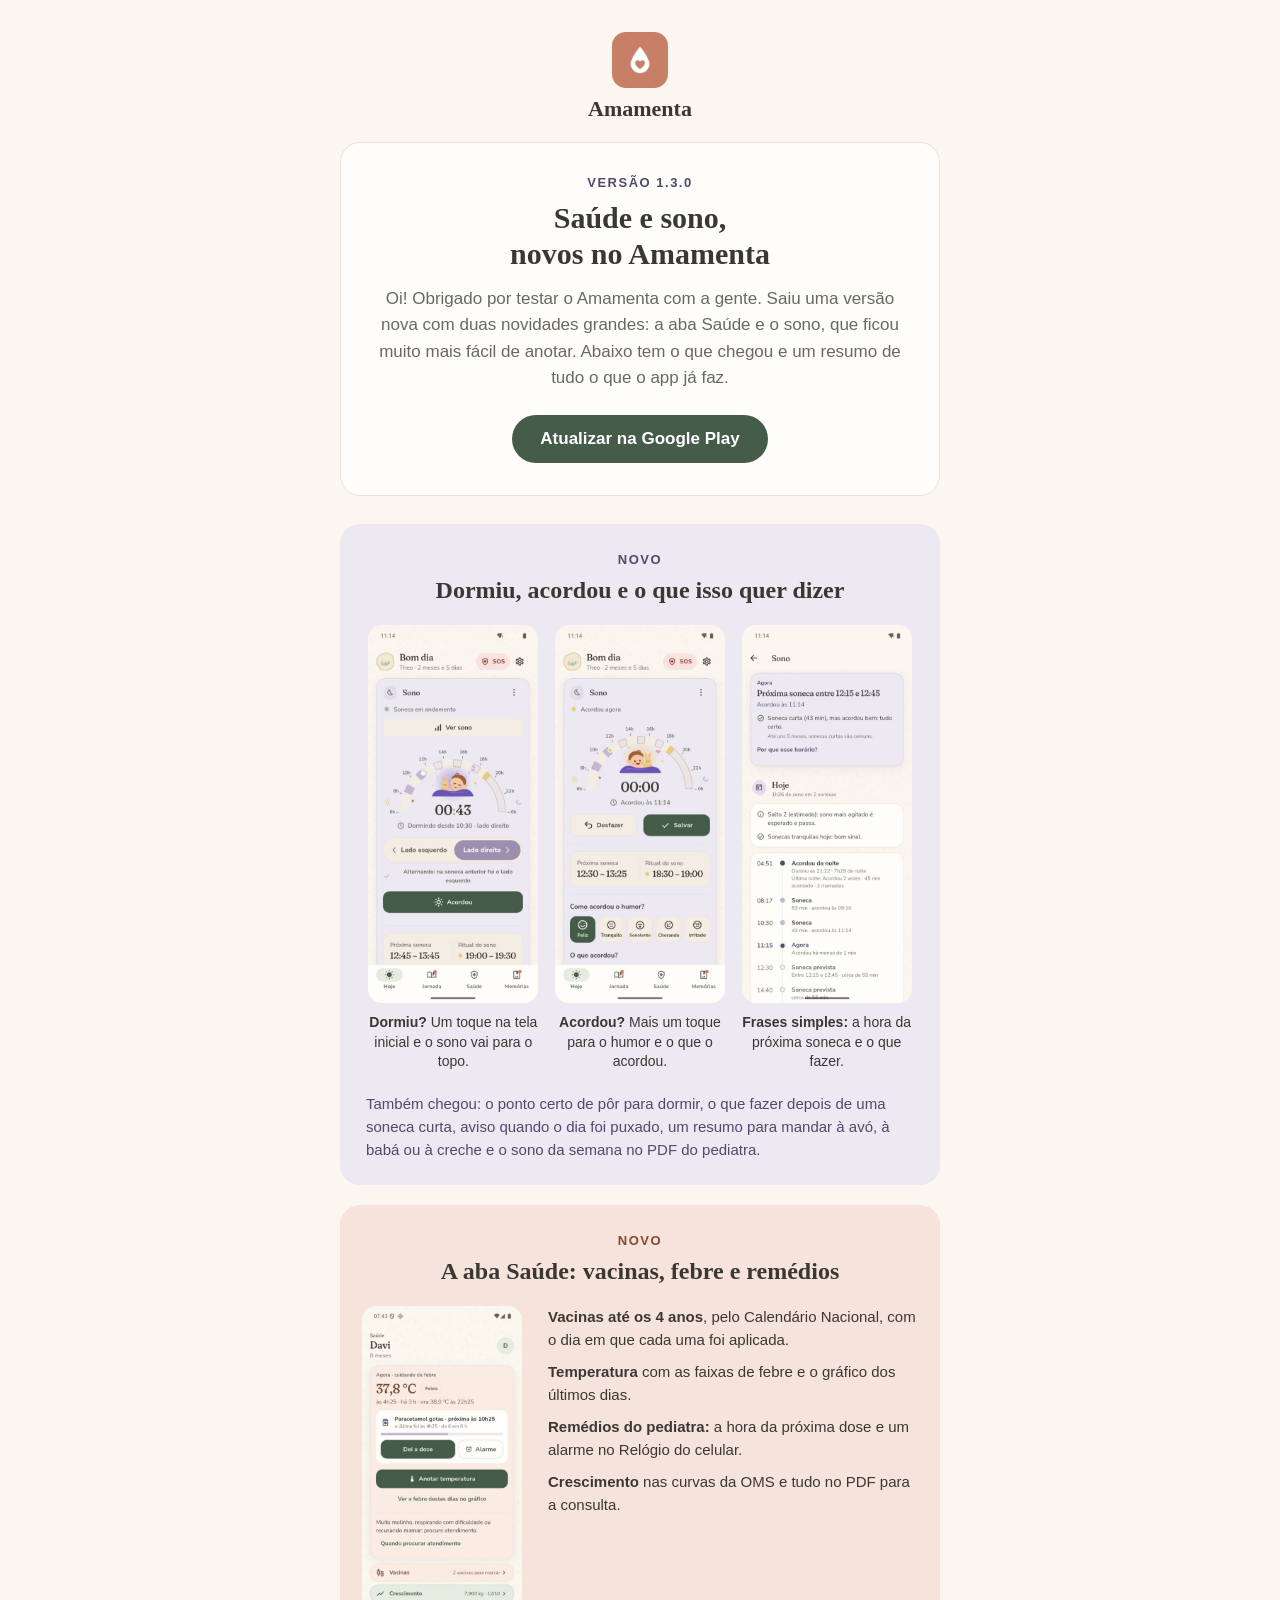
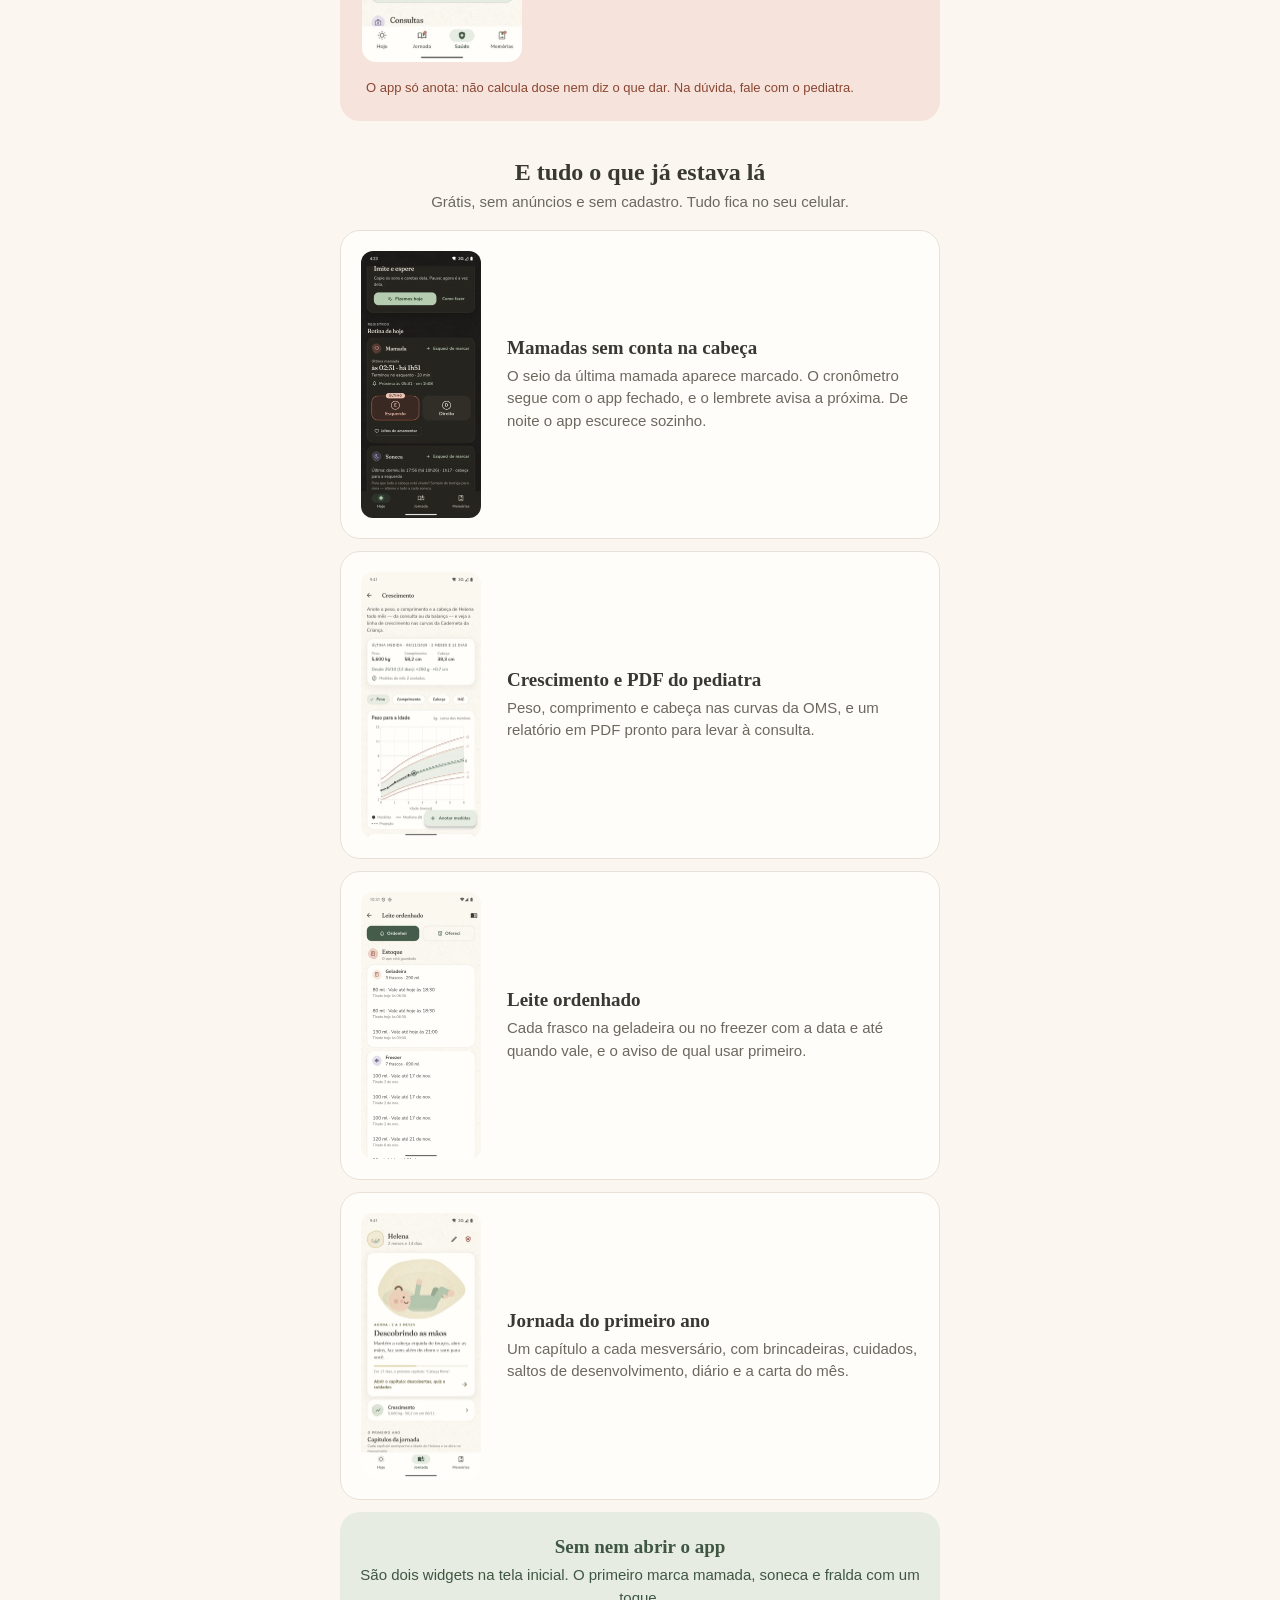
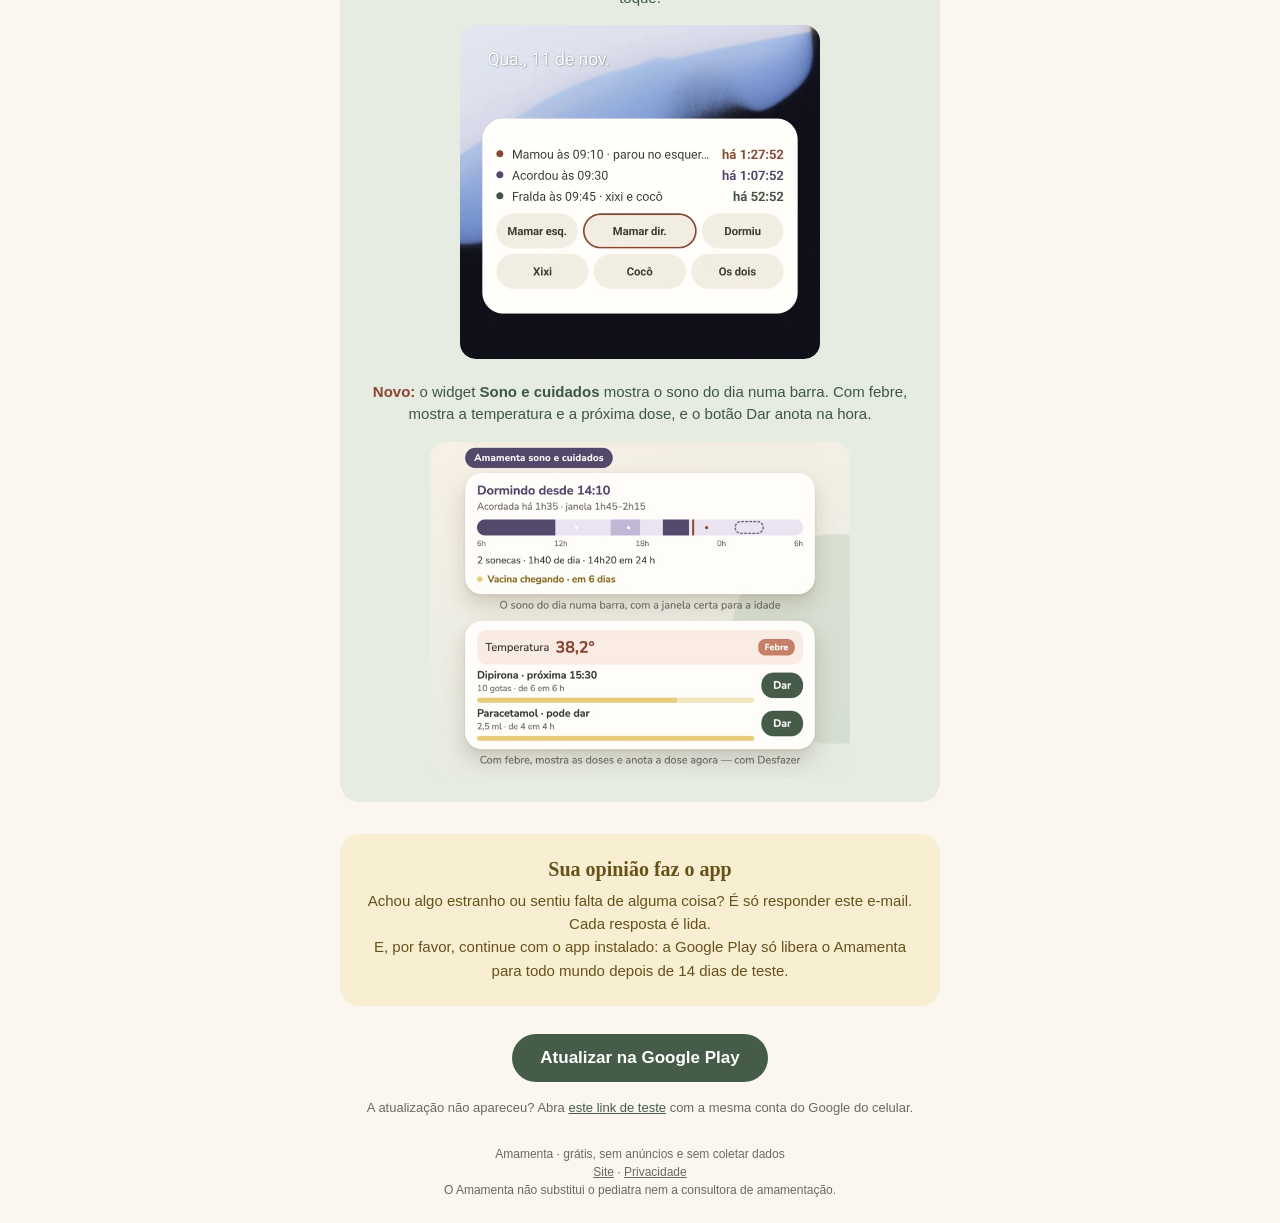
<file: site/novidades/email.html>
<!doctype html>
<html lang="pt-BR">
<head>
<meta charset="utf-8">
<meta name="viewport" content="width=device-width, initial-scale=1">
<meta name="color-scheme" content="light">
<title>Novidades do Amamenta</title>
</head>
<body style="margin:0;padding:0;background:#FBF7F0;">
<!-- Texto que aparece na prévia da caixa de entrada -->
<div style="display:none;max-height:0;overflow:hidden;">Saiu a versão 1.3.0: a aba Saúde nova, o sono num toque e um widget novo. Veja tudo o que o app já faz.</div>
<table role="presentation" width="100%" cellpadding="0" cellspacing="0" border="0" style="background:#FBF7F0;">
<tr><td align="center" style="padding:24px 12px;">
<table role="presentation" width="600" cellpadding="0" cellspacing="0" border="0" style="width:100%;max-width:600px;font-family:'Nunito Sans',Helvetica,Arial,sans-serif;color:#393832;">

  <!-- Marca -->
  <tr><td align="center" style="padding:8px 0 20px;">
    <img src="https://luis-kuhn.github.io/Privacy-policy-Amamenta/site/novidades/icone.png" width="56" height="56" alt="" style="display:block;border:0;border-radius:14px;">
    <div style="font-family:Georgia,'Times New Roman',serif;font-size:22px;font-weight:bold;margin-top:8px;">Amamenta</div>
  </td></tr>

  <!-- Abertura -->
  <tr><td style="background:#FFFDF9;border:1px solid #E9E1D7;border-radius:20px;padding:32px 28px;" align="center">
    <div style="font-size:13px;letter-spacing:1.5px;color:#54486B;font-weight:bold;">VERSÃO 1.3.0</div>
    <h1 style="font-family:Georgia,'Times New Roman',serif;font-size:30px;line-height:1.2;margin:10px 0 14px;font-weight:bold;">Saúde e sono,<br>novos no Amamenta</h1>
    <p style="font-size:17px;line-height:1.55;color:#6B6860;margin:0 0 24px;">Oi! Obrigado por testar o Amamenta com a gente. Saiu uma versão nova com duas novidades grandes: a aba Saúde e o sono, que ficou muito mais fácil de anotar. Abaixo tem o que chegou e um resumo de tudo o que o app já faz.</p>
    <a href="https://play.google.com/store/apps/details?id=com.amamenta.amamenta" style="display:inline-block;background:#455C49;color:#FFFFFF;text-decoration:none;font-weight:bold;font-size:17px;padding:14px 28px;border-radius:999px;">Atualizar na Google Play</a>
  </td></tr>

  <tr><td style="height:28px;"></td></tr>

  <!-- Novo: sono -->
  <tr><td style="background:#EDE9F2;border-radius:20px;padding:28px 20px 24px;">
    <div style="text-align:center;font-size:13px;letter-spacing:1.5px;color:#54486B;font-weight:bold;">NOVO</div>
    <h2 style="text-align:center;font-family:Georgia,'Times New Roman',serif;font-size:24px;line-height:1.25;margin:8px 0 20px;color:#393832;">Dormiu, acordou e o que isso quer dizer</h2>
    <table role="presentation" width="100%" cellpadding="0" cellspacing="0" border="0">
      <tr>
        <td width="33%" align="center" valign="top" style="padding:0 5px;">
          <img src="https://luis-kuhn.github.io/Privacy-policy-Amamenta/site/novidades/sono-dormindo.jpg" width="170" alt="Bebê dormindo, com o sono no topo da tela inicial" style="display:block;width:100%;max-width:170px;height:auto;border:0;border-radius:14px;">
          <p style="font-size:14px;line-height:1.4;margin:10px 0 0;color:#393832;"><b>Dormiu?</b> Um toque na tela inicial e o sono vai para o topo.</p>
        </td>
        <td width="33%" align="center" valign="top" style="padding:0 5px;">
          <img src="https://luis-kuhn.github.io/Privacy-policy-Amamenta/site/novidades/sono-acordou.jpg" width="170" alt="Bebê acordou, com os botões de humor" style="display:block;width:100%;max-width:170px;height:auto;border:0;border-radius:14px;">
          <p style="font-size:14px;line-height:1.4;margin:10px 0 0;color:#393832;"><b>Acordou?</b> Mais um toque para o humor e o que o acordou.</p>
        </td>
        <td width="33%" align="center" valign="top" style="padding:0 5px;">
          <img src="https://luis-kuhn.github.io/Privacy-policy-Amamenta/site/novidades/sono-leituras.jpg" width="170" alt="Tela do sono com a próxima soneca e uma frase explicando o dia" style="display:block;width:100%;max-width:170px;height:auto;border:0;border-radius:14px;">
          <p style="font-size:14px;line-height:1.4;margin:10px 0 0;color:#393832;"><b>Frases simples:</b> a hora da próxima soneca e o que fazer.</p>
        </td>
      </tr>
    </table>
    <p style="font-size:15px;line-height:1.55;color:#54486B;margin:20px 6px 0;">Também chegou: o ponto certo de pôr para dormir, o que fazer depois de uma soneca curta, aviso quando o dia foi puxado, um resumo para mandar à avó, à babá ou à creche e o sono da semana no PDF do pediatra.</p>
  </td></tr>

  <tr><td style="height:20px;"></td></tr>

  <!-- Novo: saúde -->
  <tr><td style="background:#F6E4DC;border-radius:20px;padding:28px 22px 24px;">
    <div style="text-align:center;font-size:13px;letter-spacing:1.5px;color:#8A4632;font-weight:bold;">NOVO</div>
    <h2 style="text-align:center;font-family:Georgia,'Times New Roman',serif;font-size:24px;line-height:1.25;margin:8px 0 20px;color:#393832;">A aba Saúde: vacinas, febre e remédios</h2>
    <table role="presentation" width="100%" cellpadding="0" cellspacing="0" border="0">
      <tr>
        <td width="170" valign="top"><img src="https://luis-kuhn.github.io/Privacy-policy-Amamenta/site/novidades/saude.jpg" width="160" alt="Aba Saúde com a febre do bebê e a próxima dose do remédio" style="display:block;width:100%;max-width:160px;height:auto;border:0;border-radius:14px;"></td>
        <td valign="top" style="padding-left:16px;font-size:15px;line-height:1.5;color:#393832;">
          <p style="margin:0 0 10px;"><b>Vacinas até os 4 anos</b>, pelo Calendário Nacional, com o dia em que cada uma foi aplicada.</p>
          <p style="margin:0 0 10px;"><b>Temperatura</b> com as faixas de febre e o gráfico dos últimos dias.</p>
          <p style="margin:0 0 10px;"><b>Remédios do pediatra:</b> a hora da próxima dose e um alarme no Relógio do celular.</p>
          <p style="margin:0;"><b>Crescimento</b> nas curvas da OMS e tudo no PDF para a consulta.</p>
        </td>
      </tr>
    </table>
    <p style="font-size:13px;line-height:1.5;color:#8A4632;margin:16px 4px 0;">O app só anota: não calcula dose nem diz o que dar. Na dúvida, fale com o pediatra.</p>
  </td></tr>

  <tr><td style="height:36px;"></td></tr>

  <!-- Tudo que o app faz -->
  <tr><td align="center">
    <h2 style="font-family:Georgia,'Times New Roman',serif;font-size:24px;line-height:1.25;margin:0 0 6px;">E tudo o que já estava lá</h2>
    <p style="font-size:15px;color:#6B6860;margin:0 0 20px;">Grátis, sem anúncios e sem cadastro. Tudo fica no seu celular.</p>
  </td></tr>

  <!-- Linha: imagem + texto -->
  <tr><td style="background:#FFFDF9;border:1px solid #E9E1D7;border-radius:20px;padding:20px;">
    <table role="presentation" width="100%" cellpadding="0" cellspacing="0" border="0">
      <tr>
        <td width="130" valign="middle"><img src="https://luis-kuhn.github.io/Privacy-policy-Amamenta/site/novidades/mamada.jpg" width="120" alt="Mamada de madrugada no tema escuro" style="display:block;border:0;border-radius:12px;"></td>
        <td valign="middle" style="padding-left:16px;">
          <h3 style="font-family:Georgia,'Times New Roman',serif;font-size:19px;margin:0 0 6px;">Mamadas sem conta na cabeça</h3>
          <p style="font-size:15px;line-height:1.5;color:#6B6860;margin:0;">O seio da última mamada aparece marcado. O cronômetro segue com o app fechado, e o lembrete avisa a próxima. De noite o app escurece sozinho.</p>
        </td>
      </tr>
    </table>
  </td></tr>
  <tr><td style="height:12px;"></td></tr>


  <tr><td style="background:#FFFDF9;border:1px solid #E9E1D7;border-radius:20px;padding:20px;">
    <table role="presentation" width="100%" cellpadding="0" cellspacing="0" border="0">
      <tr>
        <td width="130" valign="middle"><img src="https://luis-kuhn.github.io/Privacy-policy-Amamenta/site/novidades/crescimento.jpg" width="120" alt="Gráfico de peso nas curvas da OMS" style="display:block;border:0;border-radius:12px;"></td>
        <td valign="middle" style="padding-left:16px;">
          <h3 style="font-family:Georgia,'Times New Roman',serif;font-size:19px;margin:0 0 6px;">Crescimento e PDF do pediatra</h3>
          <p style="font-size:15px;line-height:1.5;color:#6B6860;margin:0;">Peso, comprimento e cabeça nas curvas da OMS, e um relatório em PDF pronto para levar à consulta.</p>
        </td>
      </tr>
    </table>
  </td></tr>
  <tr><td style="height:12px;"></td></tr>

  <tr><td style="background:#FFFDF9;border:1px solid #E9E1D7;border-radius:20px;padding:20px;">
    <table role="presentation" width="100%" cellpadding="0" cellspacing="0" border="0">
      <tr>
        <td width="130" valign="middle"><img src="https://luis-kuhn.github.io/Privacy-policy-Amamenta/site/novidades/leite.jpg" width="120" alt="Estoque de leite ordenhado com a validade de cada frasco" style="display:block;border:0;border-radius:12px;"></td>
        <td valign="middle" style="padding-left:16px;">
          <h3 style="font-family:Georgia,'Times New Roman',serif;font-size:19px;margin:0 0 6px;">Leite ordenhado</h3>
          <p style="font-size:15px;line-height:1.5;color:#6B6860;margin:0;">Cada frasco na geladeira ou no freezer com a data e até quando vale, e o aviso de qual usar primeiro.</p>
        </td>
      </tr>
    </table>
  </td></tr>
  <tr><td style="height:12px;"></td></tr>

  <tr><td style="background:#FFFDF9;border:1px solid #E9E1D7;border-radius:20px;padding:20px;">
    <table role="presentation" width="100%" cellpadding="0" cellspacing="0" border="0">
      <tr>
        <td width="130" valign="middle"><img src="https://luis-kuhn.github.io/Privacy-policy-Amamenta/site/novidades/jornada.jpg" width="120" alt="Capítulo da Jornada do primeiro ano" style="display:block;border:0;border-radius:12px;"></td>
        <td valign="middle" style="padding-left:16px;">
          <h3 style="font-family:Georgia,'Times New Roman',serif;font-size:19px;margin:0 0 6px;">Jornada do primeiro ano</h3>
          <p style="font-size:15px;line-height:1.5;color:#6B6860;margin:0;">Um capítulo a cada mesversário, com brincadeiras, cuidados, saltos de desenvolvimento, diário e a carta do mês.</p>
        </td>
      </tr>
    </table>
  </td></tr>
  <tr><td style="height:12px;"></td></tr>

  <!-- Widget -->
  <tr><td style="background:#E6ECE1;border-radius:20px;padding:24px 20px;" align="center">
    <h3 style="font-family:Georgia,'Times New Roman',serif;font-size:19px;margin:0 0 6px;color:#3F5643;">Sem nem abrir o app</h3>
    <p style="font-size:15px;line-height:1.5;color:#3F5643;margin:0 0 16px;">São dois widgets na tela inicial. O primeiro marca mamada, soneca e fralda com um toque.</p>
    <img src="https://luis-kuhn.github.io/Privacy-policy-Amamenta/site/novidades/widget.jpg" width="360" alt="Widget Amamenta agora com mamada, soneca e fralda" style="display:block;width:100%;max-width:360px;height:auto;border:0;border-radius:16px;">
    <p style="font-size:15px;line-height:1.5;color:#3F5643;margin:22px 0 16px;"><b style="color:#8A4632;">Novo:</b> o widget <b>Sono e cuidados</b> mostra o sono do dia numa barra. Com febre, mostra a temperatura e a próxima dose, e o botão Dar anota na hora.</p>
    <img src="https://luis-kuhn.github.io/Privacy-policy-Amamenta/site/novidades/widget-sono.jpg" width="420" alt="Widget Sono e cuidados com a barra do sono, a febre e as próximas doses" style="display:block;width:100%;max-width:420px;height:auto;border:0;border-radius:16px;">
  </td></tr>

  <tr><td style="height:32px;"></td></tr>

  <!-- Pedido -->
  <tr><td style="background:#F8EFD2;border-radius:20px;padding:24px 26px;" align="center">
    <h3 style="font-family:Georgia,'Times New Roman',serif;font-size:20px;margin:0 0 8px;color:#66511A;">Sua opinião faz o app</h3>
    <p style="font-size:15px;line-height:1.55;color:#66511A;margin:0;">Achou algo estranho ou sentiu falta de alguma coisa? É só responder este e-mail. Cada resposta é lida.<br>E, por favor, continue com o app instalado: a Google Play só libera o Amamenta para todo mundo depois de 14 dias de teste.</p>
  </td></tr>

  <tr><td align="center" style="padding:28px 10px 8px;">
    <a href="https://play.google.com/store/apps/details?id=com.amamenta.amamenta" style="display:inline-block;background:#455C49;color:#FFFFFF;text-decoration:none;font-weight:bold;font-size:17px;padding:14px 28px;border-radius:999px;">Atualizar na Google Play</a>
    <p style="font-size:13px;line-height:1.5;color:#6B6860;margin:16px 0 0;">A atualização não apareceu? Abra <a href="https://play.google.com/apps/testing/com.amamenta.amamenta" style="color:#455C49;">este link de teste</a> com a mesma conta do Google do celular.</p>
  </td></tr>

  <tr><td align="center" style="padding:20px 10px 0;font-size:12px;line-height:1.5;color:#6B6860;">
    Amamenta · grátis, sem anúncios e sem coletar dados<br>
    <a href="https://luis-kuhn.github.io/Privacy-policy-Amamenta/site/" style="color:#6B6860;">Site</a> ·
    <a href="https://luis-kuhn.github.io/Privacy-policy-Amamenta/site/privacidade.html" style="color:#6B6860;">Privacidade</a><br>
    O Amamenta não substitui o pediatra nem a consultora de amamentação.
  </td></tr>

</table>
</td></tr>
</table>
</body>
</html>
</file>
<file: site/estilo.css>
/* Mesma paleta do app (lib/ui/design/cores.dart): papel, sálvia e terracota. */
@font-face { font-family: "Fraunces"; src: url("fontes/Fraunces-600.ttf") format("truetype"); font-weight: 600; font-display: swap; }
@font-face { font-family: "Nunito Sans"; src: url("fontes/NunitoSans-400.ttf") format("truetype"); font-weight: 400; font-display: swap; }
@font-face { font-family: "Nunito Sans"; src: url("fontes/NunitoSans-700.ttf") format("truetype"); font-weight: 700; font-display: swap; }

:root {
  color-scheme: light;
  --fundo: #FBF7F0;
  --superficie: #FFFDF9;
  --borda: #E9E1D7;
  --texto: #393832;
  --suave: #6B6860;
  --acao: #455C49;
  --salvia-lavagem: #E6ECE1;
  --salvia-tinta: #3F5643;
  --terracota: #C77F68;
  --terracota-lavagem: #F6E4DC;
  --terracota-tinta: #8A4632;
  --lavanda-lavagem: #EDE9F2;
  --lavanda-tinta: #54486B;
  --manteiga-lavagem: #F8EFD2;
  --manteiga-tinta: #66511A;
}
@media (prefers-color-scheme: dark) {
  :root {
    color-scheme: dark;
    --fundo: #1C1B18;
    --superficie: #26241F;
    --borda: #3B3831;
    --texto: #EEE9DF;
    --suave: #B7B0A4;
    --acao: #B5CDB0;
    --salvia-lavagem: #2B3329;
    --salvia-tinta: #C9D9C2;
    --terracota: #B9735E;
    --terracota-lavagem: #3A2923;
    --terracota-tinta: #F1C4B4;
    --lavanda-lavagem: #2E2B35;
    --lavanda-tinta: #D9D1E8;
    --manteiga-lavagem: #353020;
    --manteiga-tinta: #EEDB9A;
  }
}

* { box-sizing: border-box; }
html { -webkit-text-size-adjust: 100%; }
body {
  margin: 0;
  background: var(--fundo);
  color: var(--texto);
  font: 400 18px/1.65 "Nunito Sans", system-ui, -apple-system, "Segoe UI", Roboto, sans-serif;
}
a { color: var(--acao); text-underline-offset: 3px; }
a:hover { text-decoration-thickness: 2px; }
h1, h2, h3 { font-family: "Fraunces", Georgia, serif; font-weight: 600; line-height: 1.2; letter-spacing: -0.01em; }

.pagina { max-width: 960px; margin: 0 auto; padding: 0 16px; }
.estreita { max-width: 680px; }

.topo { display: flex; align-items: center; justify-content: space-between; gap: 16px; padding: 20px 0; }
.marca { display: flex; align-items: center; gap: 10px; color: var(--texto); text-decoration: none; font-family: "Fraunces", Georgia, serif; font-weight: 600; font-size: 22px; }
.marca img { width: 36px; height: 36px; }
.topo nav { display: flex; gap: 20px; white-space: nowrap; }
.topo nav a { font-weight: 700; font-size: 16px; text-decoration: none; }

.abertura { display: grid; grid-template-columns: 1.25fr 1fr; gap: 48px; align-items: center; padding: 40px 0 72px; }
.abertura h1 { font-size: clamp(38px, 6vw, 60px); margin: 0 0 20px; }
.lead { font-size: 21px; color: var(--suave); margin: 0 0 28px; max-width: 36ch; }
.sobretitulo { margin: 0 0 10px; font-size: 14px; font-weight: 700; letter-spacing: 0.12em; text-transform: uppercase; color: var(--terracota-tinta); }
.selo { display: inline-flex; align-items: center; gap: 8px; padding: 12px 20px; border-radius: 999px; background: var(--acao); color: var(--fundo); font-weight: 700; text-decoration: none; }
.selo:hover { filter: brightness(1.08); text-decoration: none; }
.selo-grande { padding: 16px 28px; font-size: 19px; }
.topo nav a.selo-pequeno { padding: 8px 18px; font-size: 15px; color: var(--fundo); }
.garantias { list-style: none; padding: 0; margin: 18px 0 0; display: flex; flex-wrap: wrap; gap: 6px 18px; color: var(--suave); font-size: 15px; font-weight: 700; }
.garantias li::before { content: "✓ "; color: var(--acao); }

/* Telas do app numa moldura de celular */
.celular { margin: 0; justify-self: center; width: min(300px, 100%); border-radius: 40px; padding: 10px; background: #1F1E1B; box-shadow: 0 24px 48px -24px rgba(57, 56, 50, 0.45); }
.celular img { display: block; width: 100%; height: auto; border-radius: 30px; }

.destaque { display: grid; grid-template-columns: 1fr 1.25fr; gap: 56px; align-items: center; padding: 56px 0; border-top: 1px solid var(--borda); }
.destaque.invertido figure { order: 2; }
.destaque h2 { font-size: clamp(28px, 4vw, 38px); margin: 0 0 18px; }
.beneficios { list-style: none; padding: 0; margin: 0; display: grid; gap: 14px; }
.beneficios li { position: relative; padding-left: 30px; }
.beneficios li::before { content: ""; position: absolute; left: 4px; top: 0.55em; width: 12px; height: 12px; border-radius: 50%; background: var(--terracota); }

.chamada-final { text-align: center; padding: 24px 0 64px; }
.chamada-final h2 { font-size: clamp(28px, 4.5vw, 40px); margin: 16px auto 24px; max-width: 18ch; }

.recursos { display: grid; grid-template-columns: repeat(3, 1fr); gap: 16px; padding: 56px 0; border-top: 1px solid var(--borda); }
.chamada-recursos { text-align: center; padding: 56px 0 8px; border-top: 1px solid var(--borda); }
.chamada-recursos h2 { max-width: 20em; margin: 0 auto 28px; }
.numeros { list-style: none; margin: 0; padding: 0; display: grid; grid-template-columns: repeat(4, 1fr); gap: 12px; }
.numeros li { background: var(--superficie); border: 1px solid var(--borda); border-radius: 16px; padding: 16px 8px; color: var(--suave); font-size: 15px; }
.numeros strong { display: block; font-family: "Fraunces", Georgia, serif; font-size: 30px; color: var(--texto, inherit); }
.cartao { background: var(--superficie); border: 1px solid var(--borda); border-radius: 20px; padding: 24px; }
.cartao h3 { font-size: 21px; margin: 12px 0 8px; }
.cartao p { margin: 0; color: var(--suave); font-size: 17px; }
.mancha { width: 48px; height: 48px; border-radius: 50%; display: grid; place-items: center; }
.mancha svg { width: 26px; height: 26px; fill: none; stroke: currentColor; stroke-width: 1.8; stroke-linecap: round; stroke-linejoin: round; }
.t-terracota { background: var(--terracota-lavagem); color: var(--terracota-tinta); }
.t-salvia { background: var(--salvia-lavagem); color: var(--salvia-tinta); }
.t-lavanda { background: var(--lavanda-lavagem); color: var(--lavanda-tinta); }
.t-manteiga { background: var(--manteiga-lavagem); color: var(--manteiga-tinta); }

.faixa { background: var(--salvia-lavagem); color: var(--salvia-tinta); border-radius: 24px; padding: 32px; margin-bottom: 56px; display: grid; grid-template-columns: auto 1fr; gap: 20px; align-items: start; }
.faixa h2 { margin: 0 0 8px; font-size: 26px; }
.faixa p { margin: 0; }
.faixa a { color: inherit; font-weight: 700; }

.rodape { border-top: 1px solid var(--borda); padding: 28px 0 40px; color: var(--suave); font-size: 16px; }
.rodape p { margin: 4px 0; }

/* Política de privacidade */
.politica h1 { font-size: clamp(30px, 5vw, 40px); margin: 24px 0 4px; }
.politica h2 { font-size: 23px; margin: 36px 0 8px; color: var(--acao); }
.politica p, .politica li { margin: 8px 0; }
.politica ul { padding-left: 22px; }
.politica .data { color: var(--suave); font-size: 16px; margin: 0; }

@media (max-width: 760px) {
  body { font-size: 17px; }
  .abertura { grid-template-columns: 1fr; gap: 40px; padding: 16px 0 48px; }
  .lead { font-size: 19px; }
  .destaque { grid-template-columns: 1fr; gap: 32px; padding: 40px 0; }
  .destaque figure, .destaque.invertido figure { order: 2; }
  .celular { width: min(270px, 80%); }
  .recursos { grid-template-columns: 1fr; }
  .numeros { grid-template-columns: repeat(2, 1fr); }
  .faixa { grid-template-columns: 1fr; padding: 24px; }
}

/* Baixar */
.convite h1 { font-size: clamp(32px, 5.5vw, 44px); margin: 24px 0 12px; }
.convite p { font-size: 19px; color: var(--suave); margin: 0 0 32px; }
.passos { list-style: none; margin: 0 0 40px; padding: 0; display: grid; gap: 16px; }
.passos .cartao { display: grid; grid-template-columns: auto 1fr; gap: 20px; align-items: start; }
.passos h2 { font-size: 22px; margin: 6px 0 8px; }
.passos p { margin: 0 0 18px; color: var(--suave); font-size: 17px; }
.passos strong { color: var(--texto); }
.numero { width: 48px; height: 48px; border-radius: 50%; display: grid; place-items: center; font-family: "Fraunces", Georgia, serif; font-weight: 600; font-size: 22px; }
.duvidas { margin-bottom: 48px; }
.duvidas h2 { font-size: 26px; margin: 0 0 8px; }
.duvidas h3 { font-family: "Nunito Sans", system-ui, sans-serif; font-weight: 700; font-size: 18px; margin: 24px 0 4px; }
.duvidas p { margin: 0; color: var(--suave); }
@media (max-width: 760px) {
  .passos .cartao { grid-template-columns: 1fr; gap: 8px; }
}
.chamada-recursos + .recursos { border-top: 0; padding-top: 32px; }

/* ---- Página inicial: leve, acolhedora e pensada para o celular ---- */
.abertura { position: relative; }
.abertura::before { content: ""; position: absolute; z-index: -1; right: -12%; top: 4%; width: 62%; aspect-ratio: 1; border-radius: 50%; background: var(--terracota-lavagem); opacity: 0.7; }
.selo { min-height: 48px; justify-content: center; }
.confianca { background: var(--superficie); border: 1px solid var(--borda); border-radius: 28px; padding: 36px 32px; margin: 8px 0 24px; text-align: center; }
.confianca h2 { font-size: clamp(26px, 4vw, 34px); margin: 0 0 14px; }
.confianca > p { max-width: 56ch; margin: 0 auto 24px; color: var(--suave); }
.confianca .sobretitulo { margin-bottom: 8px; color: var(--salvia-tinta); }
.mini-passos { list-style: none; padding: 0; margin: 0 0 28px; display: grid; grid-template-columns: repeat(3, 1fr); gap: 12px; }
.mini-passos li { display: flex; flex-direction: column; align-items: center; gap: 8px; font-weight: 700; font-size: 16px; line-height: 1.3; }
.mini-passos .numero { width: 44px; height: 44px; font-size: 20px; }

.duplo { display: grid; grid-template-columns: 1fr 1fr; gap: 14px; justify-items: center; }
.duplo .celular { width: 100%; border-radius: 30px; padding: 7px; }
.duplo .celular img { border-radius: 24px; }
.duplo .celular:nth-child(2) { margin-top: 28px; }

.widget-secao { display: grid; grid-template-columns: 1.1fr 1fr; gap: 48px; align-items: center; padding: 56px 0; border-top: 1px solid var(--borda); }
.widget-secao h2 { font-size: clamp(28px, 4vw, 38px); margin: 0 0 14px; }
.widget-secao p:last-child { margin: 0; color: var(--suave); }
.widget { margin: 0; border-radius: 32px; overflow: hidden; border: 6px solid #1F1E1B; box-shadow: 0 24px 48px -24px rgba(57, 56, 50, 0.45); }
.widget img { display: block; width: 100%; height: auto; }

.galeria-secao { padding: 56px 0 24px; border-top: 1px solid var(--borda); }
.galeria-secao h2 { font-size: clamp(28px, 4vw, 38px); margin: 0 0 8px; }
.galeria-dica { margin: 0 0 20px; color: var(--suave); font-size: 15px; }
.galeria { list-style: none; margin: 0 -16px; padding: 4px 16px 24px; display: flex; gap: 20px; overflow-x: auto; scroll-snap-type: x mandatory; -webkit-overflow-scrolling: touch; scrollbar-width: none; }
.galeria::-webkit-scrollbar { display: none; }
.galeria li { flex: 0 0 min(250px, 68%); scroll-snap-align: center; }
.galeria .celular { width: 100%; }
.galeria h3 { font-size: 20px; margin: 18px 0 4px; }
.galeria p { margin: 0; color: var(--suave); font-size: 16px; line-height: 1.5; }
@media (min-width: 900px) { .galeria { margin: 0; padding-left: 0; padding-right: 0; justify-content: space-between; overflow: visible; } .galeria li { flex: 1 1 0; } .galeria-dica { display: none; } }

.perguntas { padding: 8px 0 48px; }
.perguntas h2 { font-size: clamp(26px, 4vw, 34px); margin: 0 0 16px; }
.perguntas details { background: var(--superficie); border: 1px solid var(--borda); border-radius: 18px; padding: 0 20px; margin-bottom: 10px; }
.perguntas summary { cursor: pointer; list-style: none; padding: 16px 28px 16px 0; font-weight: 700; position: relative; min-height: 48px; }
.perguntas summary::-webkit-details-marker { display: none; }
.perguntas summary::after { content: "+"; position: absolute; right: 0; top: 50%; transform: translateY(-50%); font-size: 24px; color: var(--acao); }
.perguntas details[open] summary::after { content: "–"; }
.perguntas details p { margin: 0 0 18px; color: var(--suave); }

.barra-baixar { position: fixed; left: 0; right: 0; bottom: 0; z-index: 10; padding: 12px 16px calc(12px + env(safe-area-inset-bottom)); background: color-mix(in srgb, var(--fundo) 92%, transparent); border-top: 1px solid var(--borda); backdrop-filter: blur(8px); }
.barra-baixar[hidden] { display: none; }
.barra-baixar .selo { display: flex; width: 100%; }
@media (min-width: 761px) { .barra-baixar { display: none !important; } }

@media (max-width: 760px) {
  .pagina { padding: 0 20px; }
  .abertura::before { right: -30%; top: 38%; width: 90%; }
  .abertura h1 { font-size: clamp(34px, 10vw, 44px); }
  .abertura .selo-grande, .confianca .selo-grande, .chamada-final .selo-grande { display: flex; width: 100%; }
  .garantias { justify-content: center; }
  .confianca { padding: 28px 20px; border-radius: 24px; }
  .mini-passos { gap: 8px; }
  .mini-passos li { font-size: 14px; }
  .widget-secao { grid-template-columns: 1fr; gap: 28px; padding: 40px 0; }
  .duplo { gap: 10px; }
  .duplo .celular:nth-child(2) { margin-top: 20px; }
  .destaque.invertido .duplo { order: 2; }
  .galeria { margin: 0 -20px; padding-left: 20px; padding-right: 20px; }
  body { padding-bottom: 76px; }
}

/* Baixar */
.convite .garantias-baixar { margin: -12px 0 20px; }
.aviso-teste { background: var(--salvia-lavagem); color: var(--salvia-tinta) !important; border-radius: 18px; padding: 16px 18px; font-size: 17px !important; }
@media (max-width: 760px) {
  .passos .selo { display: flex; width: 100%; }
  .passos .cartao { padding: 20px; }
}
.pagina { overflow-x: clip; }
</file>
